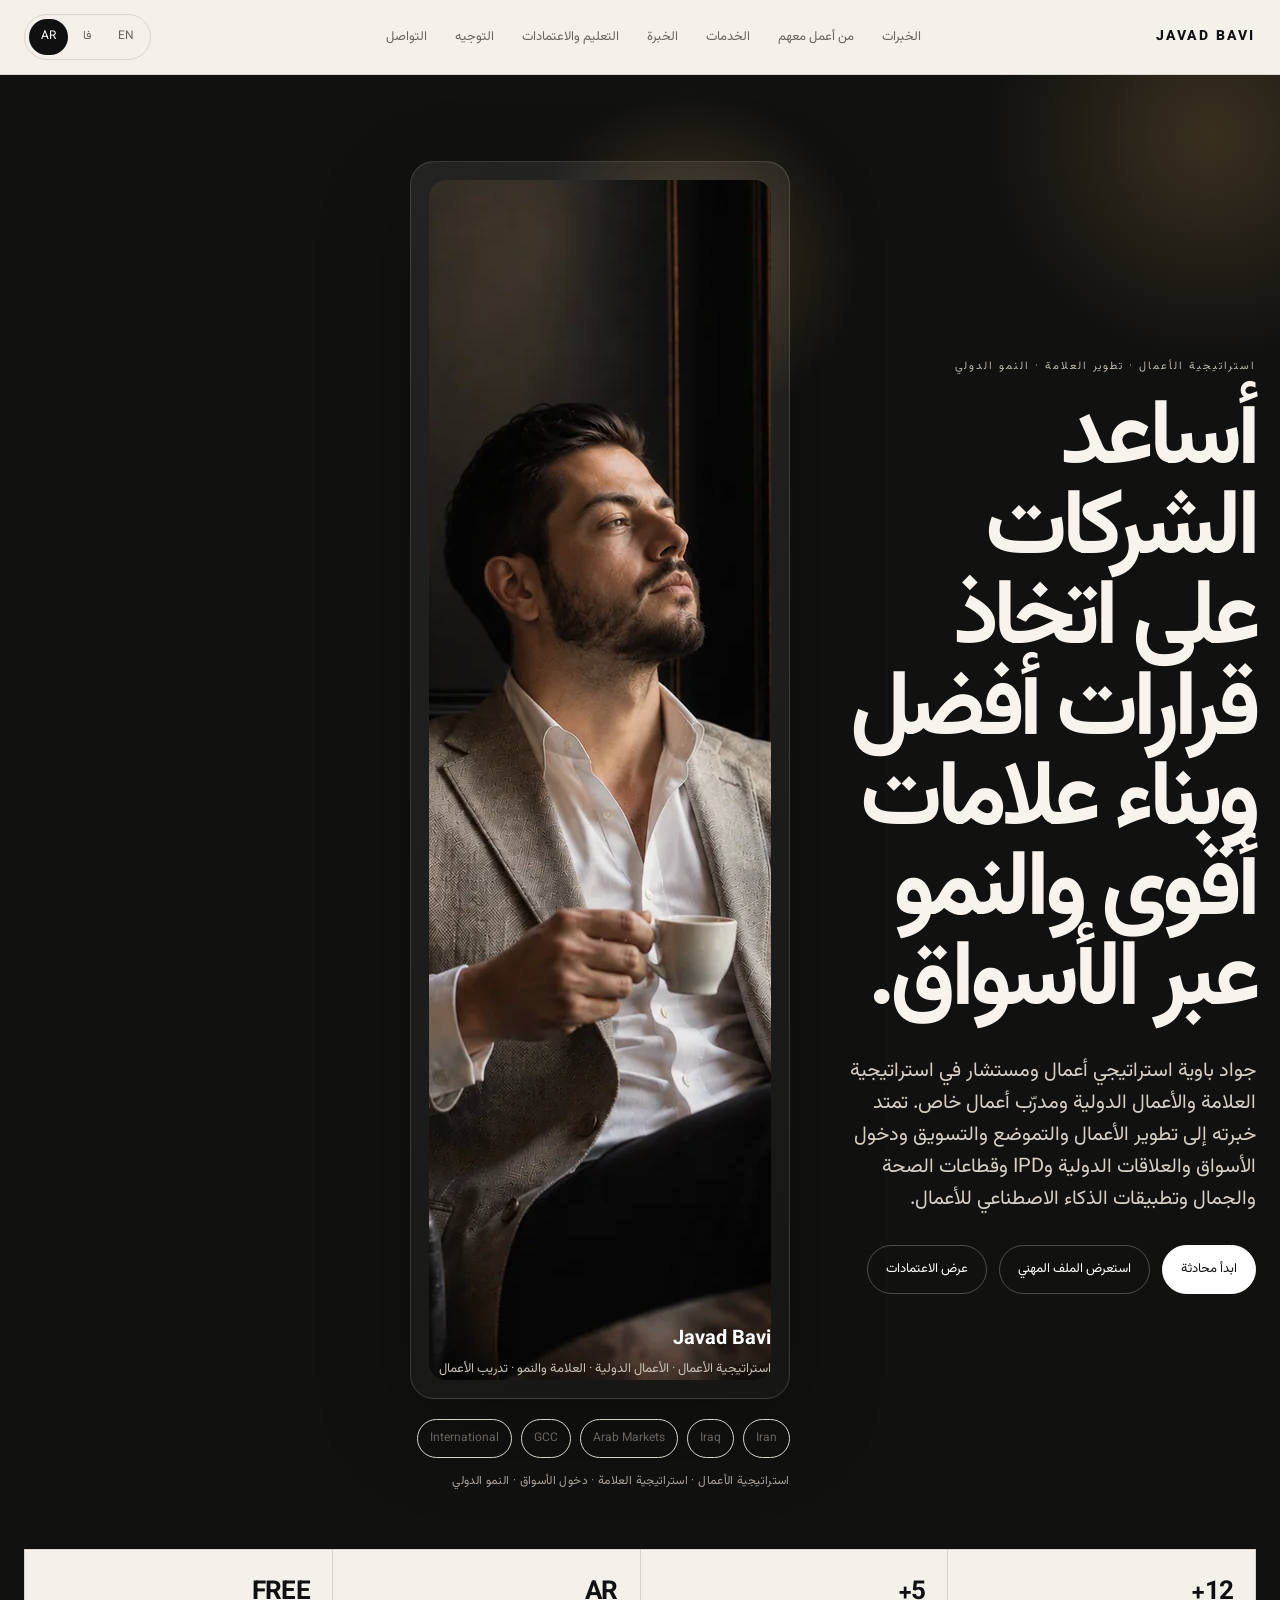
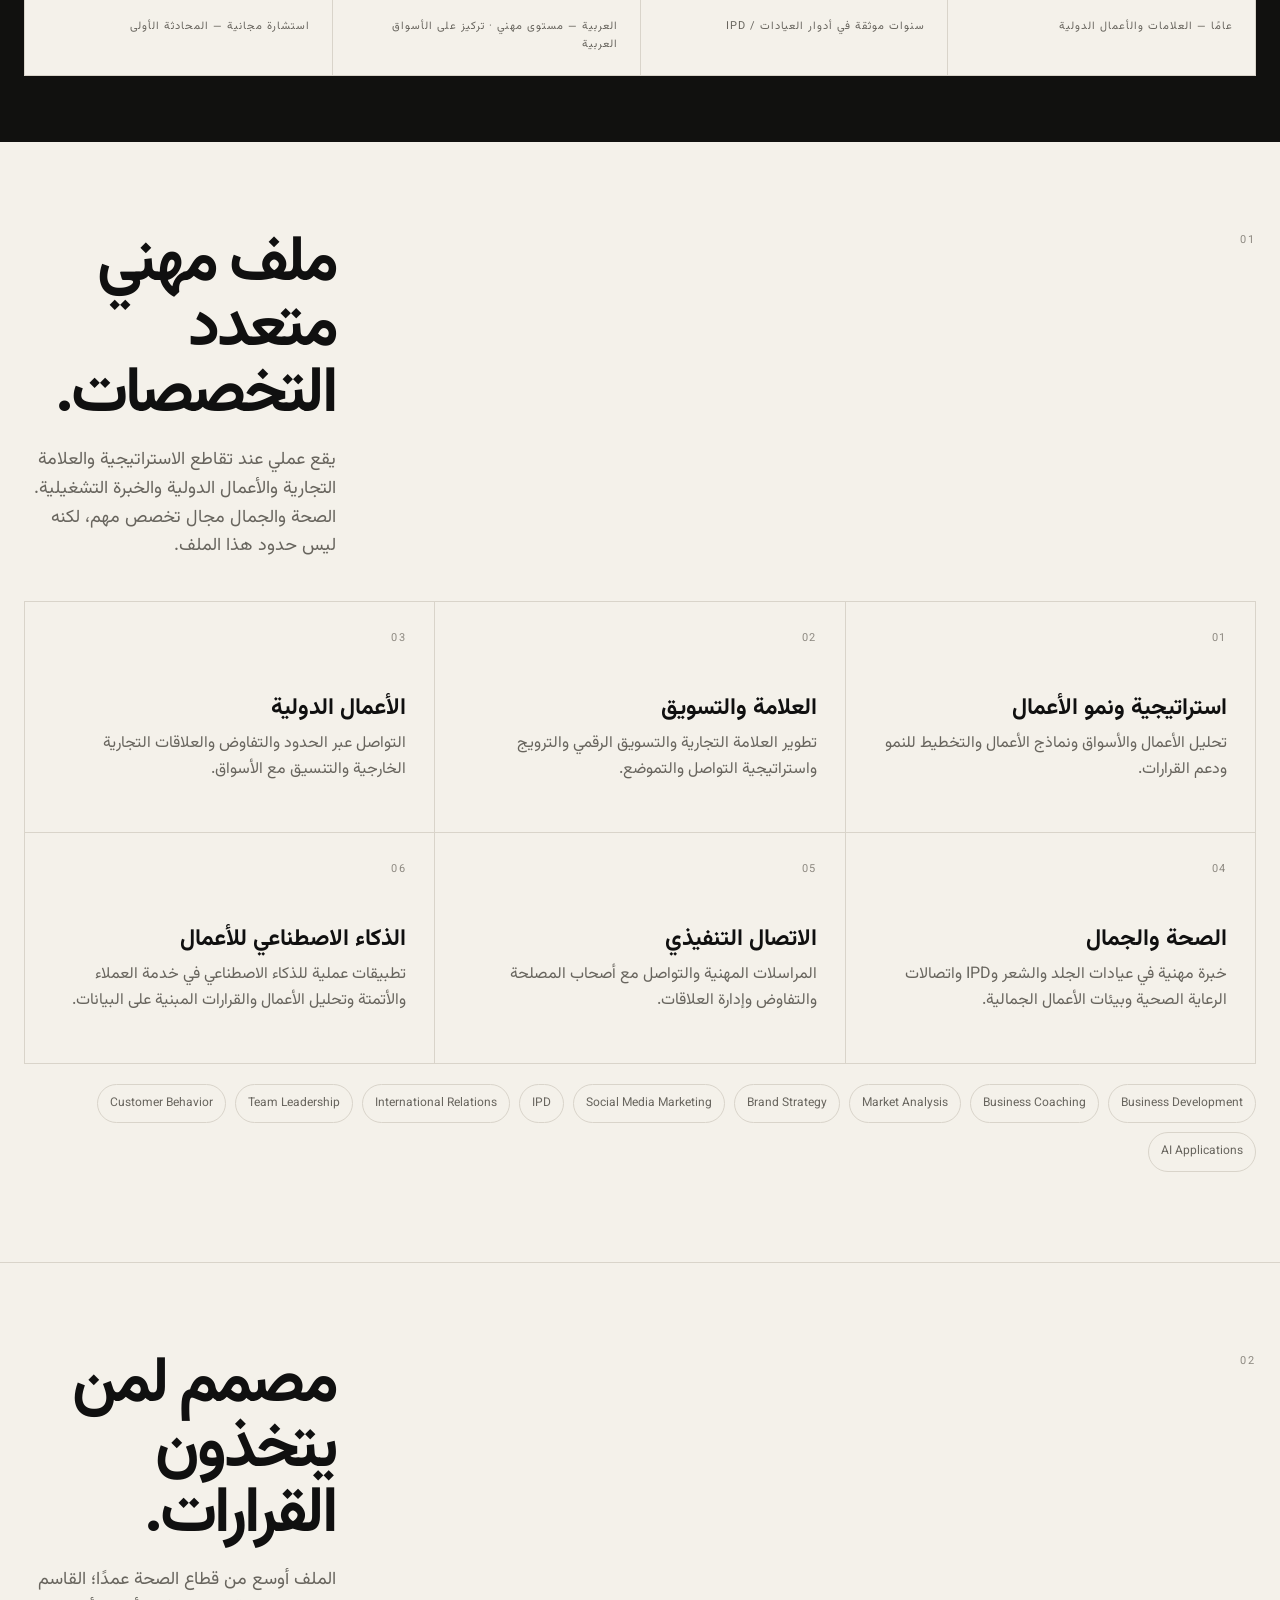
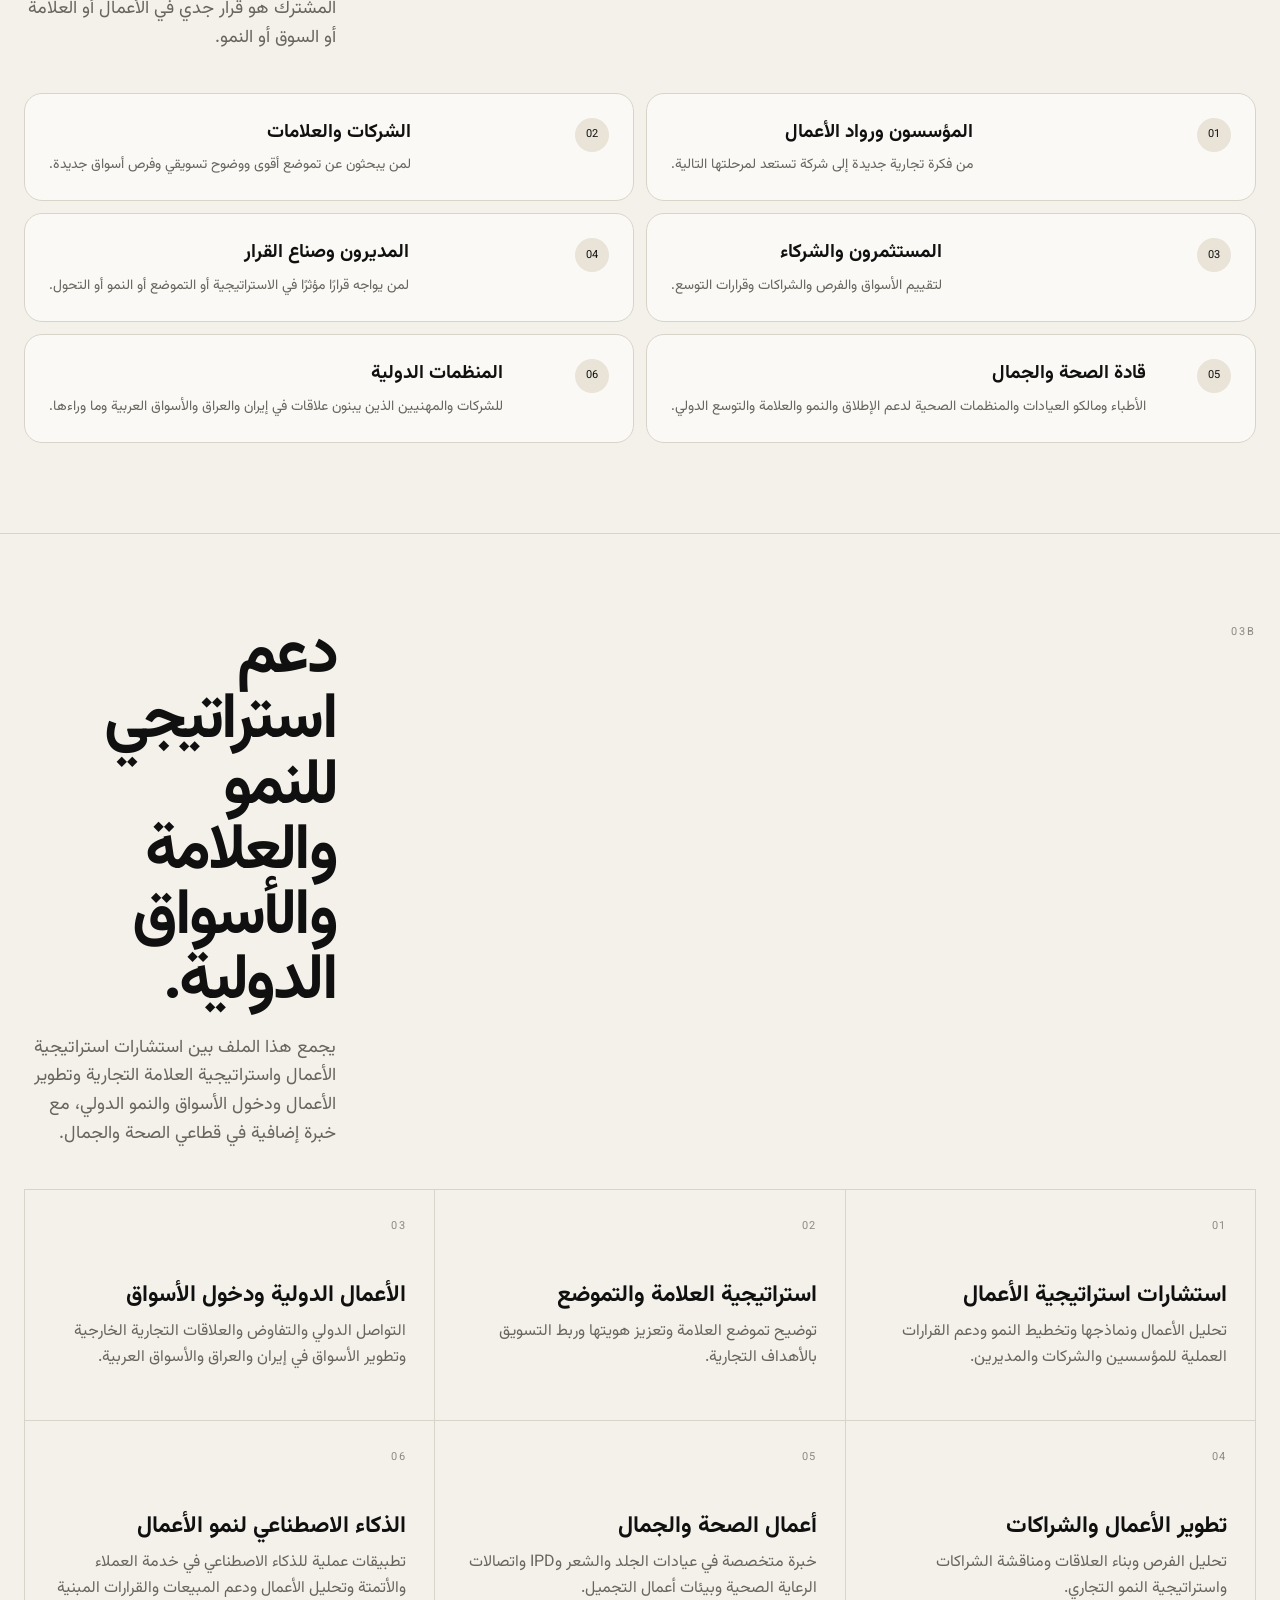
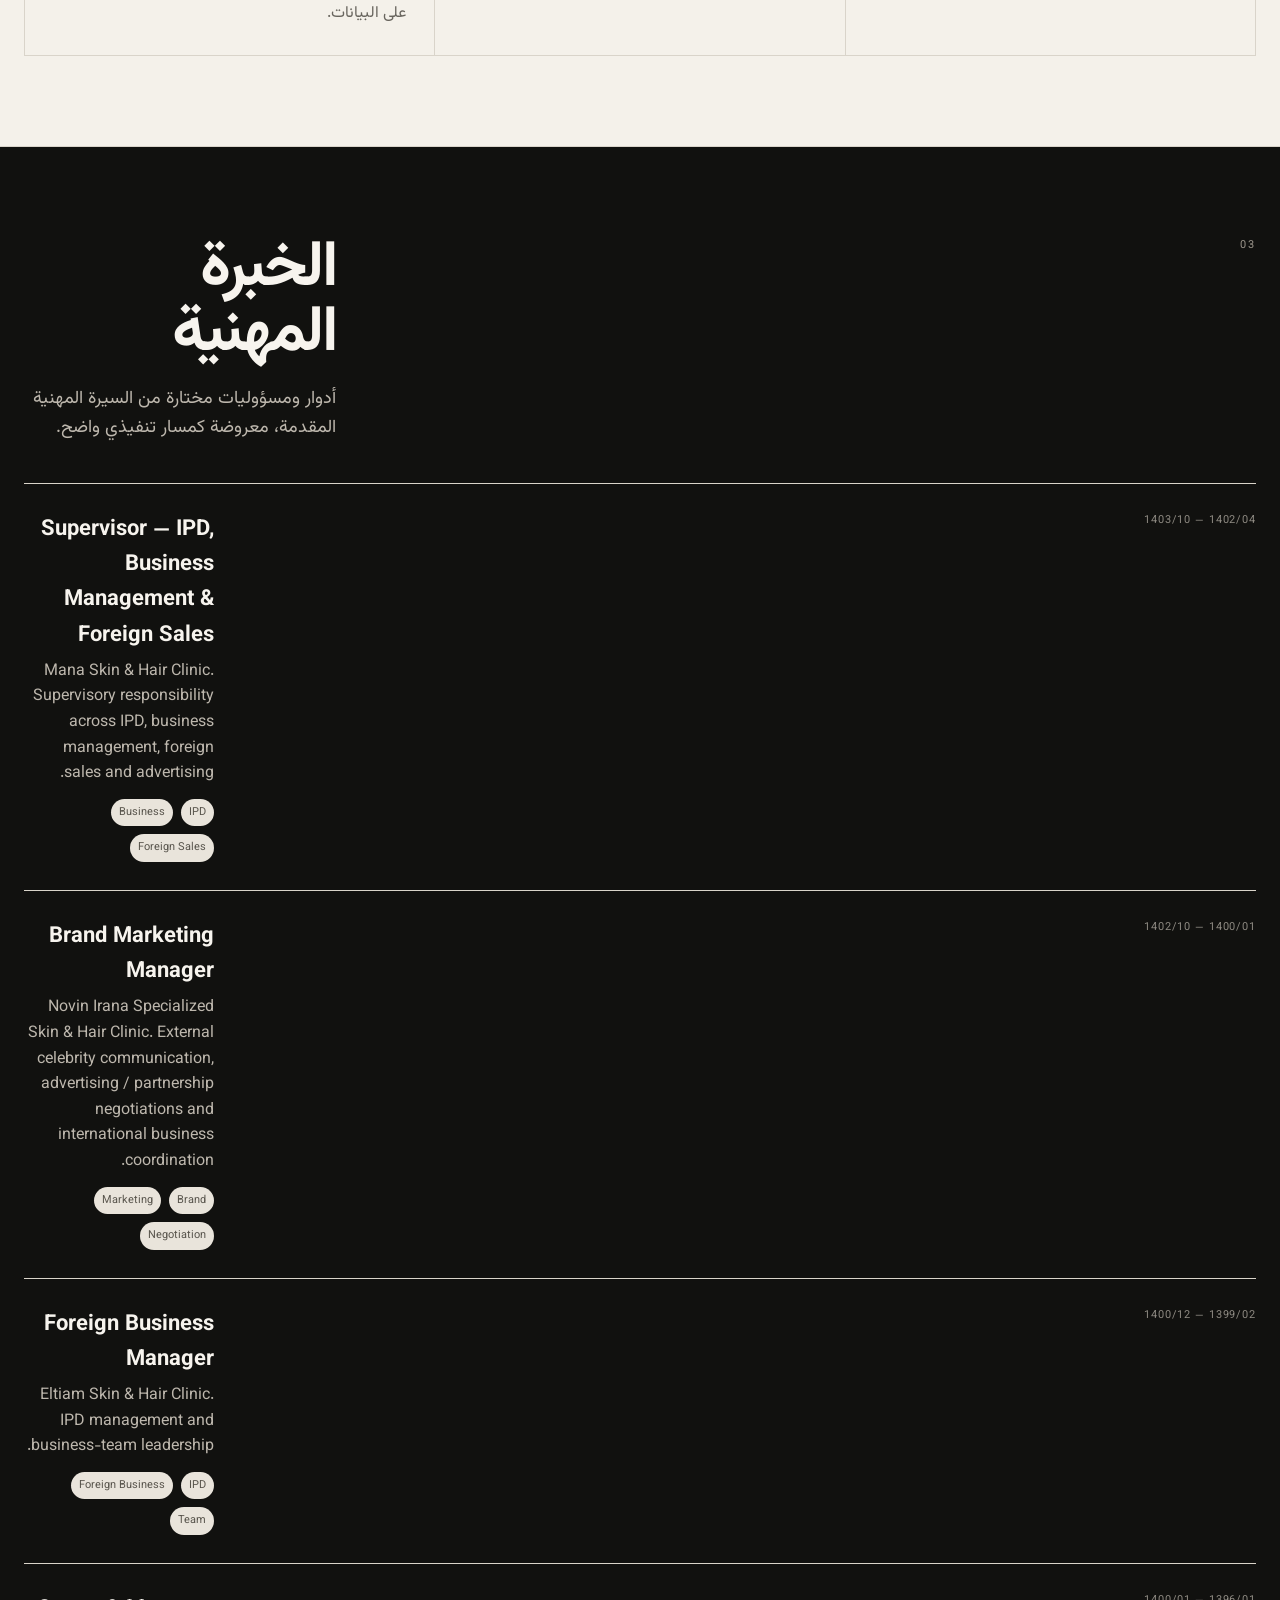
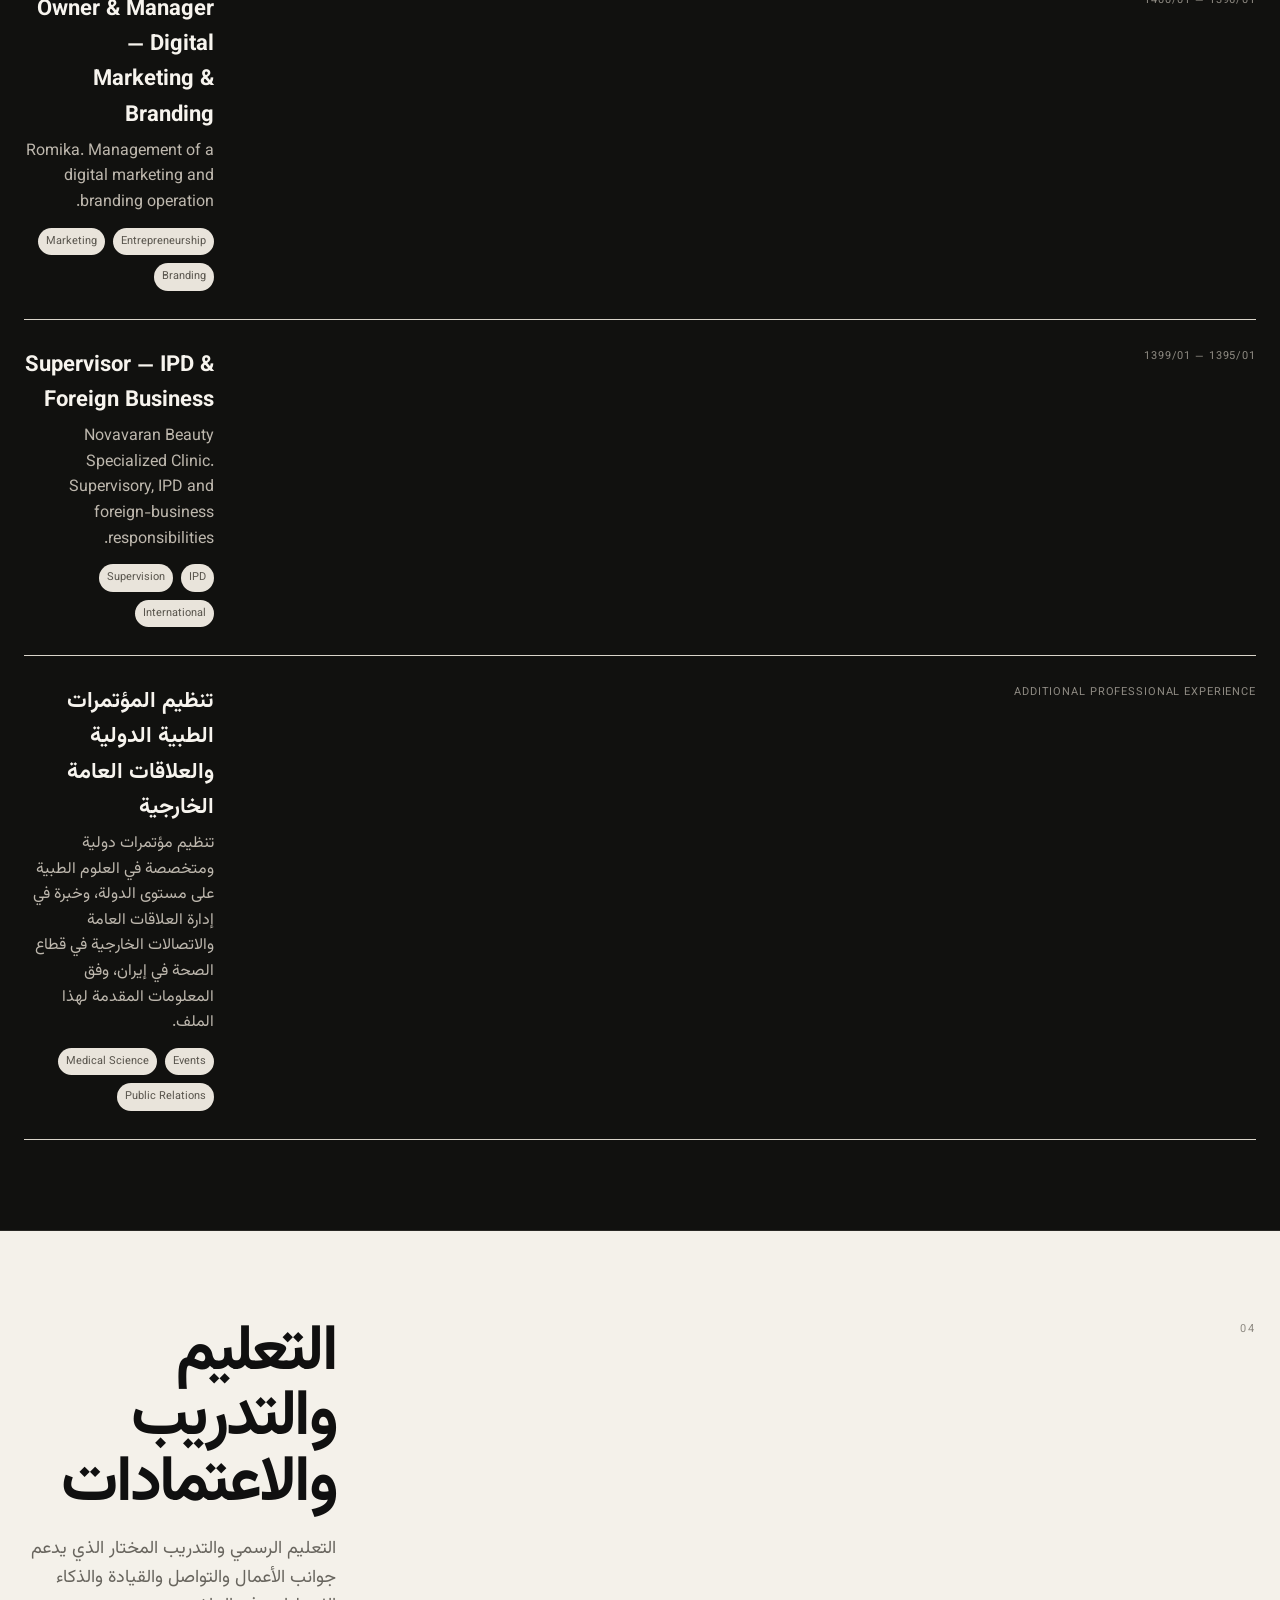
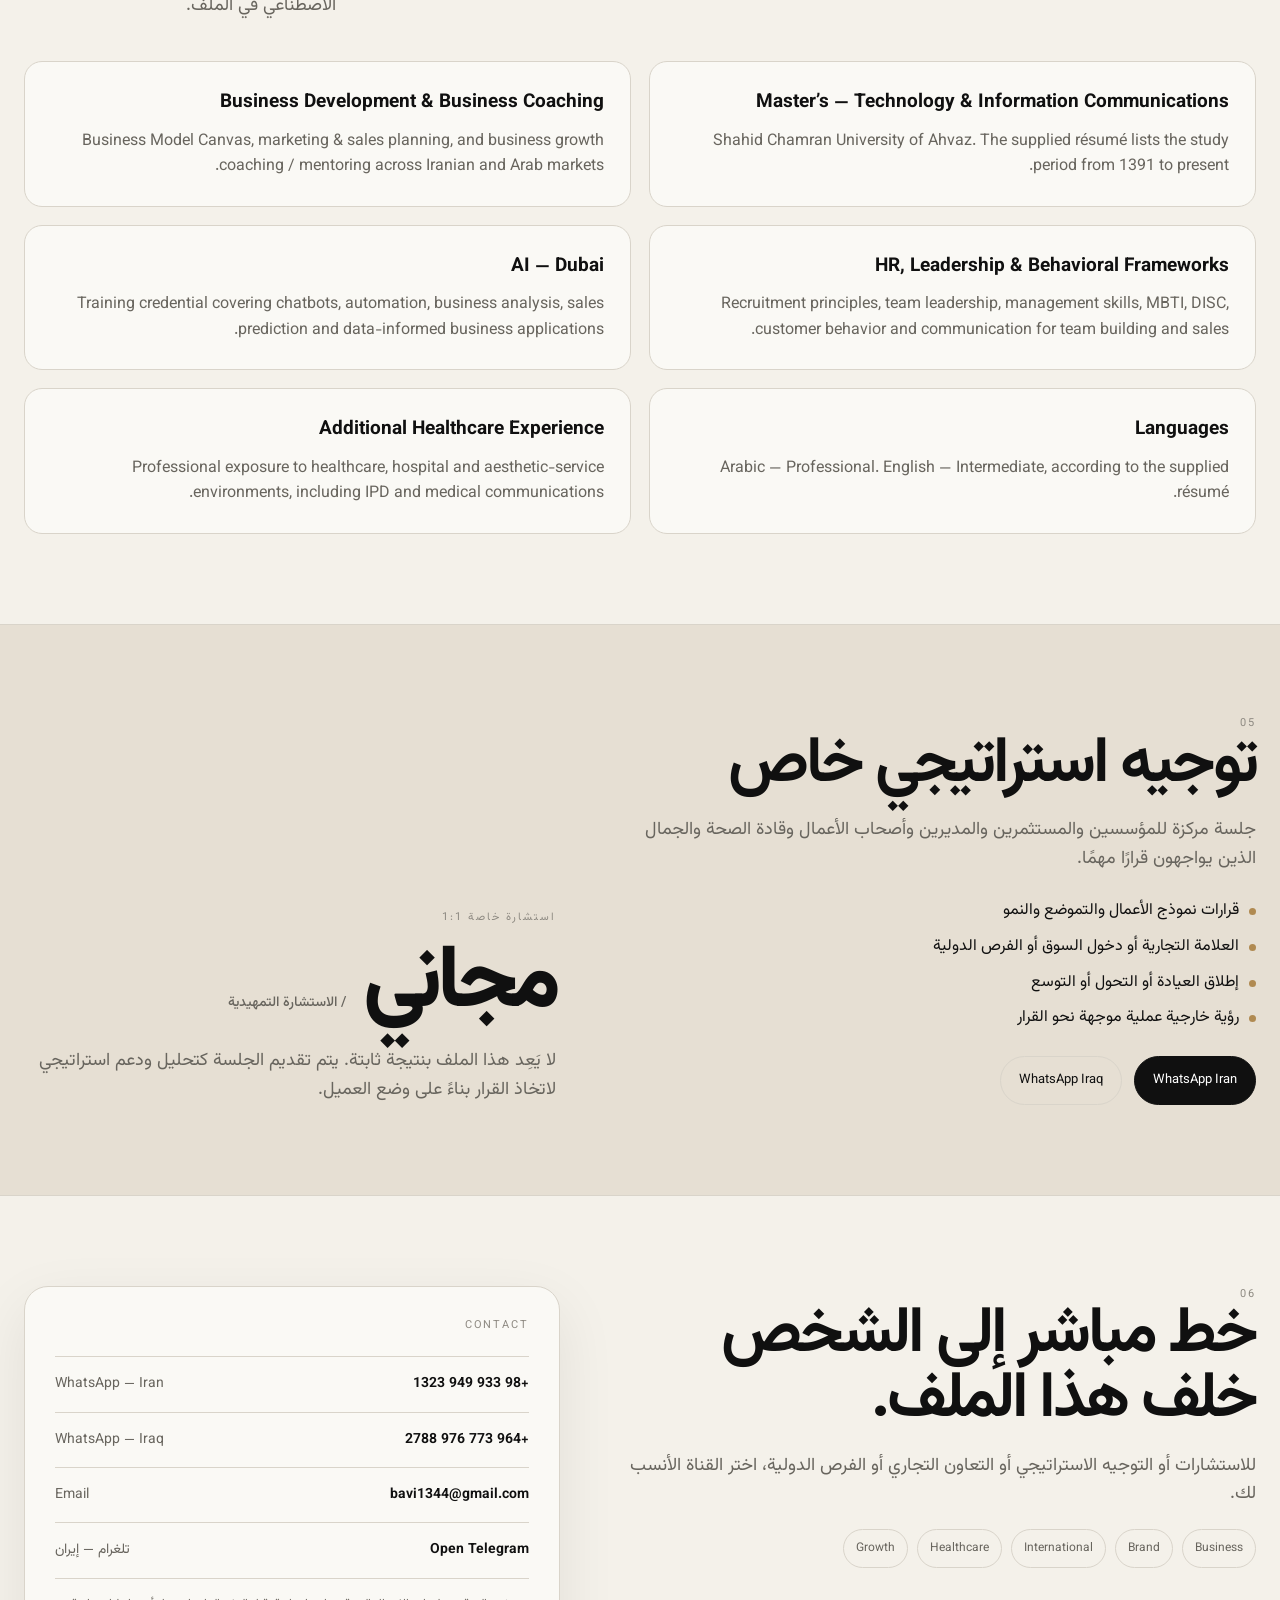
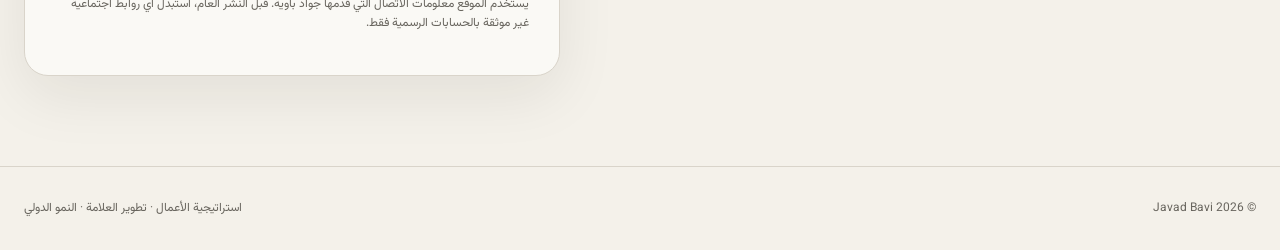
<file: ar/index.html>
<!DOCTYPE html>

<html dir="rtl" lang="ar">
<head><link href="../favicon.svg" rel="icon" type="image/svg+xml"/>
<meta charset="utf-8"/>
<meta content="width=device-width, initial-scale=1" name="viewport"/>
<meta content="#101010" name="theme-color"/>
<meta content="light" name="color-scheme"/>
<meta content="جواد باوية استراتيجي أعمال ومستشار في استراتيجية العلامة والأعمال الدولية ومدرّب أعمال خاص، يساعد المؤسسين والشركات والمستثمرين والمديرين في نمو الأعمال واستراتيجية العلامة ودخول أسواق إيران والعراق والأسواق العربية." name="description"/>
<meta content="Javad Bavi" name="author"/>
<meta content="strict-origin-when-cross-origin" name="referrer"/>
<meta content="#101010" name="theme-color"/>
<meta content="index,follow,max-image-preview:large" name="robots"/>
<meta content="profile" property="og:type"/>
<meta content="جواد باوية | استراتيجي أعمال ومستشار العلامات التجارية والنمو الدولي" property="og:title"/>
<meta content="جواد باوية استراتيجي أعمال ومستشار في استراتيجية العلامة والأعمال الدولية ومدرّب أعمال خاص، يساعد المؤسسين والشركات والمستثمرين والمديرين في نمو الأعمال واستراتيجية العلامة ودخول أسواق إيران والعراق والأسواق العربية." property="og:description"/>
<meta content="Javad Bavi" property="og:site_name"/>
<meta content="https://javadbavi.com/assets/images/javad-bavi-executive.webp" property="og:image"/>
<meta content="Javad Bavi — Business Strategist and International Business Consultant" property="og:image:alt"/>
<meta content="ar_AR" property="og:locale"/>
<meta content="fa_IR" property="og:locale:alternate"/>
<meta content="ar_AR" property="og:locale:alternate"/>
<meta content="summary" name="twitter:card"/>
<meta content="جواد باوية | استراتيجي أعمال ومستشار العلامات التجارية والنمو الدولي" name="twitter:title"/>
<meta content="جواد باوية استراتيجي أعمال ومستشار في استراتيجية العلامة والأعمال الدولية ومدرّب أعمال خاص، يساعد المؤسسين والشركات والمستثمرين والمديرين في نمو الأعمال واستراتيجية العلامة ودخول أسواق إيران والعراق والأسواق العربية." name="twitter:description"/>
<meta content="https://javadbavi.com/assets/images/javad-bavi-executive.webp" name="twitter:image"/>
<meta content="Javad Bavi — Business Strategist and International Business Consultant" name="twitter:image:alt"/>
<link href="https://javadbavi.com/ar/" rel="canonical"/>
<link href="https://javadbavi.com/" hreflang="en" rel="alternate"/>
<link href="https://javadbavi.com/fa/" hreflang="fa" rel="alternate"/>
<link href="https://javadbavi.com/ar/" hreflang="ar" rel="alternate"/>
<link href="https://javadbavi.com/" hreflang="x-default" rel="alternate"/>
<link as="image" href="../assets/images/javad-bavi-executive.webp" rel="preload" type="image/webp"/>
<title>جواد باوية | استراتيجي أعمال ومستشار العلامات التجارية والنمو الدولي</title>
<script id="structured-data" type="application/ld+json">{"@context": "https://schema.org", "@graph": [{"@type": "ProfilePage", "@id": "#profile", "mainEntity": {"@id": "#person"}, "name": "Javad Bavi — Professional Profile", "description": "جواد باوية استراتيجي أعمال ومستشار في استراتيجية العلامة والأعمال الدولية ومدرّب أعمال خاص، يساعد المؤسسين والشركات والمستثمرين والمديرين في نمو الأعمال واستراتيجية العلامة ودخول أسواق إيران والعراق والأسواق العربية.", "primaryImageOfPage": {"@type": "ImageObject", "contentUrl": "https://javadbavi.com/assets/images/javad-bavi-executive.webp"}}, {"@type": "Person", "@id": "#person", "name": "Javad Bavi", "jobTitle": "استراتيجي أعمال ومستشار أعمال دولي", "description": "جواد باوية استراتيجي أعمال ومستشار في استراتيجية العلامة والأعمال الدولية ومدرّب أعمال خاص، يساعد المؤسسين والشركات والمستثمرين والمديرين في نمو الأعمال واستراتيجية العلامة ودخول أسواق إيران والعراق والأسواق العربية.", "image": "https://javadbavi.com/assets/images/javad-bavi-executive.webp", "email": "mailto:bavi1344@gmail.com", "telephone": ["+989339491323", "+9647739762788"], "knowsLanguage": ["Arabic", "English", "Persian"], "knowsAbout": ["Business Strategy", "Business Consulting", "Business Coaching", "Brand Strategy", "Brand Development", "International Business", "Market Entry", "International Expansion", "Business Development", "Digital Marketing", "Healthcare Business", "Aesthetic Business", "IPD", "AI for Business"], "sameAs": ["https://t.me/+989339491323"]}]}</script>
<link href="../site.webmanifest" rel="manifest"/>
<link href="https://fonts.googleapis.com" rel="preconnect"/><link crossorigin="" href="https://fonts.gstatic.com" rel="preconnect"/><link href="https://fonts.googleapis.com/css2?family=Vazirmatn:wght@400;500;600;700;800&amp;display=swap" rel="stylesheet"/><link href="../assets/css/style.css" rel="stylesheet"/></head>
<body class="rtl">
<a class="skip" href="#main">Skip to content</a>
<header class="topbar" id="topbar">
<div class="wrap nav">
<a aria-label="Javad Bavi — Home" class="brand" href="#top">JAVAD BAVI</a>
<nav aria-label="Primary navigation" class="nav-links" id="primaryNav">
<a data-key="nav.expertise" href="#expertise">الخبرات</a>
<a data-key="nav.audiences" href="#audiences">من أعمل معهم</a>
<a data-key="nav.services" href="#services">الخدمات</a>
<a data-key="nav.experience" href="#experience">الخبرة</a>
<a data-key="nav.credentials" href="#credentials">التعليم والاعتمادات</a>
<a data-key="nav.coaching" href="#coaching">التوجيه</a>
<a data-key="nav.contact" href="#contact">التواصل</a>
</nav>
<div class="nav-actions">
<button aria-controls="primaryNav" aria-expanded="false" class="menu-btn" data-label-menu="" id="menuBtn" type="button">Menu</button>
<div aria-label="Change language" class="lang-switch" role="group">
<a href="/" hreflang="en" lang="en">EN</a>
<a href="/fa/" hreflang="fa" lang="fa">فا</a>
<a aria-current="page" class="active" href="/ar/" hreflang="ar" lang="ar">AR</a>
</div>
</div>
</div>
</header>
<main id="main">
<section class="hero" id="top">
<div class="wrap">
<div class="hero-grid">
<div class="reveal">
<div class="eyebrow" data-key="hero.eyebrow">استراتيجية الأعمال · تطوير العلامة · النمو الدولي</div>
<h1 data-key="hero.title">أساعد الشركات على اتخاذ قرارات أفضل وبناء علامات أقوى والنمو عبر الأسواق.</h1>
<p class="hero-lead" data-key="hero.lead">جواد باوية استراتيجي أعمال ومستشار في استراتيجية العلامة والأعمال الدولية ومدرّب أعمال خاص. تمتد خبرته إلى تطوير الأعمال والتموضع والتسويق ودخول الأسواق والعلاقات الدولية وIPD وقطاعات الصحة والجمال وتطبيقات الذكاء الاصطناعي للأعمال.</p>
<div class="hero-actions">
<a class="btn btn-dark" data-key="hero.primary" href="#contact">ابدأ محادثة</a>
<a class="btn btn-ghost" data-key="hero.secondary" href="#experience">استعرض الملف المهني</a>
<a class="btn btn-ghost" data-key="hero.cv" href="#credentials">عرض الاعتمادات</a>
</div>
</div>
<aside aria-label="Professional profile" class="hero-visual reveal" data-tilt="">
<div aria-hidden="true" class="visual-glow"></div>
<div class="visual-frame">
<img alt="Javad Bavi — business strategist and international business consultant" class="profile-photo" decoding="async" fetchpriority="high" height="1200" loading="eager" src="../assets/images/javad-bavi-executive.webp" width="960"/>
<div class="visual-caption">
<strong>Javad Bavi</strong>
<span data-key="profile.role">استراتيجية الأعمال · الأعمال الدولية · العلامة والنمو · تدريب الأعمال</span>
</div>
</div>
<div class="visual-meta">
<div class="pill-row">
<span class="pill">Iran</span><span class="pill">Iraq</span><span class="pill">Arab Markets</span><span class="pill">GCC</span><span class="pill">International</span>
</div>
<div class="seo-focus" data-key="profile.focus">استراتيجية الأعمال · استراتيجية العلامة · دخول الأسواق · النمو الدولي</div>
</div>
</aside>
</div>
<div aria-label="Professional highlights" class="stat-row reveal">
<div class="stat"><b>12+</b><span data-key="stat.years">عامًا — العلامات والأعمال الدولية</span></div>
<div class="stat"><b>5+</b><span data-key="stat.clinic">سنوات موثقة في أدوار العيادات / IPD</span></div>
<div class="stat"><b>AR</b><span data-key="stat.arabic">العربية — مستوى مهني · تركيز على الأسواق العربية</span></div>
<div class="stat"><b>FREE</b><span data-key="stat.coaching">استشارة مجانية — المحادثة الأولى</span></div>
</div>
</div>
</section>
<section class="section reveal" id="expertise">
<div class="wrap">
<div class="section-head"><div class="eyebrow">01</div><div><h2 data-key="expertise.title">ملف مهني متعدد التخصصات.</h2><p class="section-intro" data-key="expertise.intro">يقع عملي عند تقاطع الاستراتيجية والعلامة التجارية والأعمال الدولية والخبرة التشغيلية. الصحة والجمال مجال تخصص مهم، لكنه ليس حدود هذا الملف.</p></div></div>
<div class="feature-grid">
<article class="feature"><div class="num">01</div><h3 data-key="exp.1.h">استراتيجية ونمو الأعمال</h3><p data-key="exp.1.p">تحليل الأعمال والأسواق ونماذج الأعمال والتخطيط للنمو ودعم القرارات.</p></article>
<article class="feature"><div class="num">02</div><h3 data-key="exp.2.h">العلامة والتسويق</h3><p data-key="exp.2.p">تطوير العلامة التجارية والتسويق الرقمي والترويج واستراتيجية التواصل والتموضع.</p></article>
<article class="feature"><div class="num">03</div><h3 data-key="exp.3.h">الأعمال الدولية</h3><p data-key="exp.3.p">التواصل عبر الحدود والتفاوض والعلاقات التجارية الخارجية والتنسيق مع الأسواق.</p></article>
<article class="feature"><div class="num">04</div><h3 data-key="exp.4.h">الصحة والجمال</h3><p data-key="exp.4.p">خبرة مهنية في عيادات الجلد والشعر وIPD واتصالات الرعاية الصحية وبيئات الأعمال الجمالية.</p></article>
<article class="feature"><div class="num">05</div><h3 data-key="exp.5.h">الاتصال التنفيذي</h3><p data-key="exp.5.p">المراسلات المهنية والتواصل مع أصحاب المصلحة والتفاوض وإدارة العلاقات.</p></article>
<article class="feature"><div class="num">06</div><h3 data-key="exp.6.h">الذكاء الاصطناعي للأعمال</h3><p data-key="exp.6.p">تطبيقات عملية للذكاء الاصطناعي في خدمة العملاء والأتمتة وتحليل الأعمال والقرارات المبنية على البيانات.</p></article>
</div>
<div aria-label="Areas of expertise" class="pill-row">
<span class="pill">Business Development</span><span class="pill">Business Coaching</span><span class="pill">Market Analysis</span><span class="pill">Brand Strategy</span><span class="pill">Social Media Marketing</span><span class="pill">IPD</span><span class="pill">International Relations</span><span class="pill">Team Leadership</span><span class="pill">Customer Behavior</span><span class="pill">AI Applications</span>
</div>
</div>
</section>
<section class="section" id="audiences">
<div class="wrap">
<div class="section-head"><div class="eyebrow">02</div><div><h2 data-key="audiences.title">مصمم لمن يتخذون القرارات.</h2><p class="section-intro" data-key="audiences.intro">الملف أوسع من قطاع الصحة عمدًا؛ القاسم المشترك هو قرار جدي في الأعمال أو العلامة أو السوق أو النمو.</p></div></div>
<div class="audience-grid">
<article class="audience-card"><span>01</span><div><h3 data-key="aud.1.h">المؤسسون ورواد الأعمال</h3><p data-key="aud.1.p">من فكرة تجارية جديدة إلى شركة تستعد لمرحلتها التالية.</p></div></article>
<article class="audience-card"><span>02</span><div><h3 data-key="aud.2.h">الشركات والعلامات</h3><p data-key="aud.2.p">لمن يبحثون عن تموضع أقوى ووضوح تسويقي وفرص أسواق جديدة.</p></div></article>
<article class="audience-card"><span>03</span><div><h3 data-key="aud.3.h">المستثمرون والشركاء</h3><p data-key="aud.3.p">لتقييم الأسواق والفرص والشراكات وقرارات التوسع.</p></div></article>
<article class="audience-card"><span>04</span><div><h3 data-key="aud.4.h">المديرون وصناع القرار</h3><p data-key="aud.4.p">لمن يواجه قرارًا مؤثرًا في الاستراتيجية أو التموضع أو النمو أو التحول.</p></div></article>
<article class="audience-card"><span>05</span><div><h3 data-key="aud.5.h">قادة الصحة والجمال</h3><p data-key="aud.5.p">الأطباء ومالكو العيادات والمنظمات الصحية لدعم الإطلاق والنمو والعلامة والتوسع الدولي.</p></div></article>
<article class="audience-card"><span>06</span><div><h3 data-key="aud.6.h">المنظمات الدولية</h3><p data-key="aud.6.p">للشركات والمهنيين الذين يبنون علاقات في إيران والعراق والأسواق العربية وما وراءها.</p></div></article>
</div>
</div>
</section>
<section class="section" id="services">
<div class="wrap">
<div class="section-head"><div class="eyebrow">03B</div><div><h2 data-key="services.title">دعم استراتيجي للنمو والعلامة والأسواق الدولية.</h2><p class="section-intro" data-key="services.intro">يجمع هذا الملف بين استشارات استراتيجية الأعمال واستراتيجية العلامة التجارية وتطوير الأعمال ودخول الأسواق والنمو الدولي، مع خبرة إضافية في قطاعي الصحة والجمال.</p></div></div>
<div class="feature-grid">
<article class="feature"><div class="num">01</div><h3 data-key="service.1.h">استشارات استراتيجية الأعمال</h3><p data-key="service.1.p">تحليل الأعمال ونماذجها وتخطيط النمو ودعم القرارات العملية للمؤسسين والشركات والمديرين.</p></article>
<article class="feature"><div class="num">02</div><h3 data-key="service.2.h">استراتيجية العلامة والتموضع</h3><p data-key="service.2.p">توضيح تموضع العلامة وتعزيز هويتها وربط التسويق بالأهداف التجارية.</p></article>
<article class="feature"><div class="num">03</div><h3 data-key="service.3.h">الأعمال الدولية ودخول الأسواق</h3><p data-key="service.3.p">التواصل الدولي والتفاوض والعلاقات التجارية الخارجية وتطوير الأسواق في إيران والعراق والأسواق العربية.</p></article>
<article class="feature"><div class="num">04</div><h3 data-key="service.4.h">تطوير الأعمال والشراكات</h3><p data-key="service.4.p">تحليل الفرص وبناء العلاقات ومناقشة الشراكات واستراتيجية النمو التجاري.</p></article>
<article class="feature"><div class="num">05</div><h3 data-key="service.5.h">أعمال الصحة والجمال</h3><p data-key="service.5.p">خبرة متخصصة في عيادات الجلد والشعر وIPD واتصالات الرعاية الصحية وبيئات أعمال التجميل.</p></article>
<article class="feature"><div class="num">06</div><h3 data-key="service.6.h">الذكاء الاصطناعي لنمو الأعمال</h3><p data-key="service.6.p">تطبيقات عملية للذكاء الاصطناعي في خدمة العملاء والأتمتة وتحليل الأعمال ودعم المبيعات والقرارات المبنية على البيانات.</p></article>
</div>
</div>
</section>
<section class="section dark" id="experience">
<div class="wrap">
<div class="section-head"><div class="eyebrow">03</div><div><h2 data-key="experience.title">الخبرة المهنية</h2><p class="section-intro" data-key="experience.intro">أدوار ومسؤوليات مختارة من السيرة المهنية المقدمة، معروضة كمسار تنفيذي واضح.</p></div></div>
<div class="timeline">
<article class="job"><div class="job-date">1402/04 — 1403/10</div><div><h3>Supervisor — IPD, Business Management &amp; Foreign Sales</h3><p>Mana Skin &amp; Hair Clinic. Supervisory responsibility across IPD, business management, foreign sales and advertising.</p><div class="job-tags"><span>IPD</span><span>Business</span><span>Foreign Sales</span></div></div></article>
<article class="job"><div class="job-date">1400/01 — 1402/10</div><div><h3>Brand Marketing Manager</h3><p>Novin Irana Specialized Skin &amp; Hair Clinic. External celebrity communication, advertising / partnership negotiations and international business coordination.</p><div class="job-tags"><span>Brand</span><span>Marketing</span><span>Negotiation</span></div></div></article>
<article class="job"><div class="job-date">1399/02 — 1400/12</div><div><h3>Foreign Business Manager</h3><p>Eltiam Skin &amp; Hair Clinic. IPD management and business-team leadership.</p><div class="job-tags"><span>IPD</span><span>Foreign Business</span><span>Team</span></div></div></article>
<article class="job"><div class="job-date">1396/01 — 1400/01</div><div><h3>Owner &amp; Manager — Digital Marketing &amp; Branding</h3><p>Romika. Management of a digital marketing and branding operation.</p><div class="job-tags"><span>Entrepreneurship</span><span>Marketing</span><span>Branding</span></div></div></article>
<article class="job"><div class="job-date">1395/01 — 1399/01</div><div><h3>Supervisor — IPD &amp; Foreign Business</h3><p>Novavaran Beauty Specialized Clinic. Supervisory, IPD and foreign-business responsibilities.</p><div class="job-tags"><span>IPD</span><span>Supervision</span><span>International</span></div></div></article>
<article class="job"><div class="job-date">Additional professional experience</div><div><h3 data-key="experience.events.h">تنظيم المؤتمرات الطبية الدولية والعلاقات العامة الخارجية</h3><p data-key="experience.events.p">تنظيم مؤتمرات دولية ومتخصصة في العلوم الطبية على مستوى الدولة، وخبرة في إدارة العلاقات العامة والاتصالات الخارجية في قطاع الصحة في إيران، وفق المعلومات المقدمة لهذا الملف.</p><div class="job-tags"><span>Events</span><span>Medical Science</span><span>Public Relations</span></div></div></article>
</div>
</div>
</section>
<section class="section" id="credentials">
<div class="wrap">
<div class="section-head"><div class="eyebrow">04</div><div><h2 data-key="credentials.title">التعليم والتدريب والاعتمادات</h2><p class="section-intro" data-key="credentials.intro">التعليم الرسمي والتدريب المختار الذي يدعم جوانب الأعمال والتواصل والقيادة والذكاء الاصطناعي في الملف.</p></div></div>
<div class="proof-grid">
<article class="proof"><h3>Master’s — Technology &amp; Information Communications</h3><p>Shahid Chamran University of Ahvaz. The supplied résumé lists the study period from 1391 to present.</p></article>
<article class="proof"><h3>Business Development &amp; Business Coaching</h3><p>Business Model Canvas, marketing &amp; sales planning, and business growth coaching / mentoring across Iranian and Arab markets.</p></article>
<article class="proof"><h3>HR, Leadership &amp; Behavioral Frameworks</h3><p>Recruitment principles, team leadership, management skills, MBTI, DISC, customer behavior and communication for team building and sales.</p></article>
<article class="proof"><h3>AI — Dubai</h3><p>Training credential covering chatbots, automation, business analysis, sales prediction and data-informed business applications.</p></article>
<article class="proof"><h3>Languages</h3><p>Arabic — Professional. English — Intermediate, according to the supplied résumé.</p></article>
<article class="proof"><h3>Additional Healthcare Experience</h3><p>Professional exposure to healthcare, hospital and aesthetic-service environments, including IPD and medical communications.</p></article>
</div>
</div>
</section>
<section class="section coaching" id="coaching">
<div class="wrap coaching-grid">
<div>
<div class="eyebrow">05</div>
<h2 data-key="coaching.title">توجيه استراتيجي خاص</h2>
<p class="section-intro" data-key="coaching.intro">جلسة مركزة للمؤسسين والمستثمرين والمديرين وأصحاب الأعمال وقادة الصحة والجمال الذين يواجهون قرارًا مهمًا.</p>
<div class="coaching-list">
<div><span class="dot"></span><span data-key="coach.item1">قرارات نموذج الأعمال والتموضع والنمو</span></div>
<div><span class="dot"></span><span data-key="coach.item2">العلامة التجارية أو دخول السوق أو الفرص الدولية</span></div>
<div><span class="dot"></span><span data-key="coach.item3">إطلاق العيادة أو التحول أو التوسع</span></div>
<div><span class="dot"></span><span data-key="coach.item4">رؤية خارجية عملية موجهة نحو القرار</span></div>
</div>
<div class="hero-actions"><a class="btn btn-light" href="https://wa.me/989339491323" rel="noopener" target="_blank">WhatsApp Iran</a><a class="btn btn-outline" href="https://wa.me/9647739762788" rel="noopener" target="_blank">WhatsApp Iraq</a></div>
</div>
<div><div class="eyebrow" data-key="coaching.private">استشارة خاصة 1:1</div><div class="price"><span data-key="coaching.price">مجاني</span> <small data-key="coaching.priceSub">/ الاستشارة التمهيدية</small></div><p class="section-intro" data-key="coaching.note">لا يَعِد هذا الملف بنتيجة ثابتة. يتم تقديم الجلسة كتحليل ودعم استراتيجي لاتخاذ القرار بناءً على وضع العميل.</p></div>
</div>
</section>
<section class="section" id="contact">
<div class="wrap contact-grid">
<div>
<div class="eyebrow">06</div>
<h2 data-key="contact.title">خط مباشر إلى الشخص خلف هذا الملف.</h2>
<p class="section-intro" data-key="contact.intro">للاستشارات أو التوجيه الاستراتيجي أو التعاون التجاري أو الفرص الدولية، اختر القناة الأنسب لك.</p>
<div class="pill-row"><span class="pill">Business</span><span class="pill">Brand</span><span class="pill">International</span><span class="pill">Healthcare</span><span class="pill">Growth</span></div>
</div>
<div class="contact-panel">
<div class="eyebrow">Contact</div>
<div class="contact-list">
<a class="contact-row" href="https://wa.me/989339491323" rel="noopener" target="_blank"><span>WhatsApp — Iran</span><strong>+98 933 949 1323</strong></a>
<a class="contact-row" href="https://wa.me/9647739762788" rel="noopener" target="_blank"><span>WhatsApp — Iraq</span><strong>+964 773 976 2788</strong></a>
<a class="contact-row" href="mailto:bavi1344@gmail.com"><span>Email</span><strong>bavi1344@gmail.com</strong></a>
<a class="contact-row" href="https://t.me/+989339491323" rel="noopener" target="_blank"><span data-key="contact.telegramIran">تلغرام — إيران</span><strong>Open Telegram</strong></a>
</div>
<p class="contact-note" data-key="contact.note">يستخدم الموقع معلومات الاتصال التي قدمها جواد باوية. قبل النشر العام، استبدل أي روابط اجتماعية غير موثقة بالحسابات الرسمية فقط.</p>
</div>
</div>
</section>
</main>
<footer class="wrap">
<span>© <span id="year"></span> Javad Bavi</span>
<span data-key="footer">استراتيجية الأعمال · تطوير العلامة · النمو الدولي</span>
</footer>
<noscript><div style="padding:16px;font:14px/1.6 system-ui;background:#111;color:#fff">Javad Bavi — Business Strategist, Brand &amp; International Business Consultant.</div></noscript>
<script defer="" src="../assets/js/script.js"></script></body>
</html>
</file>
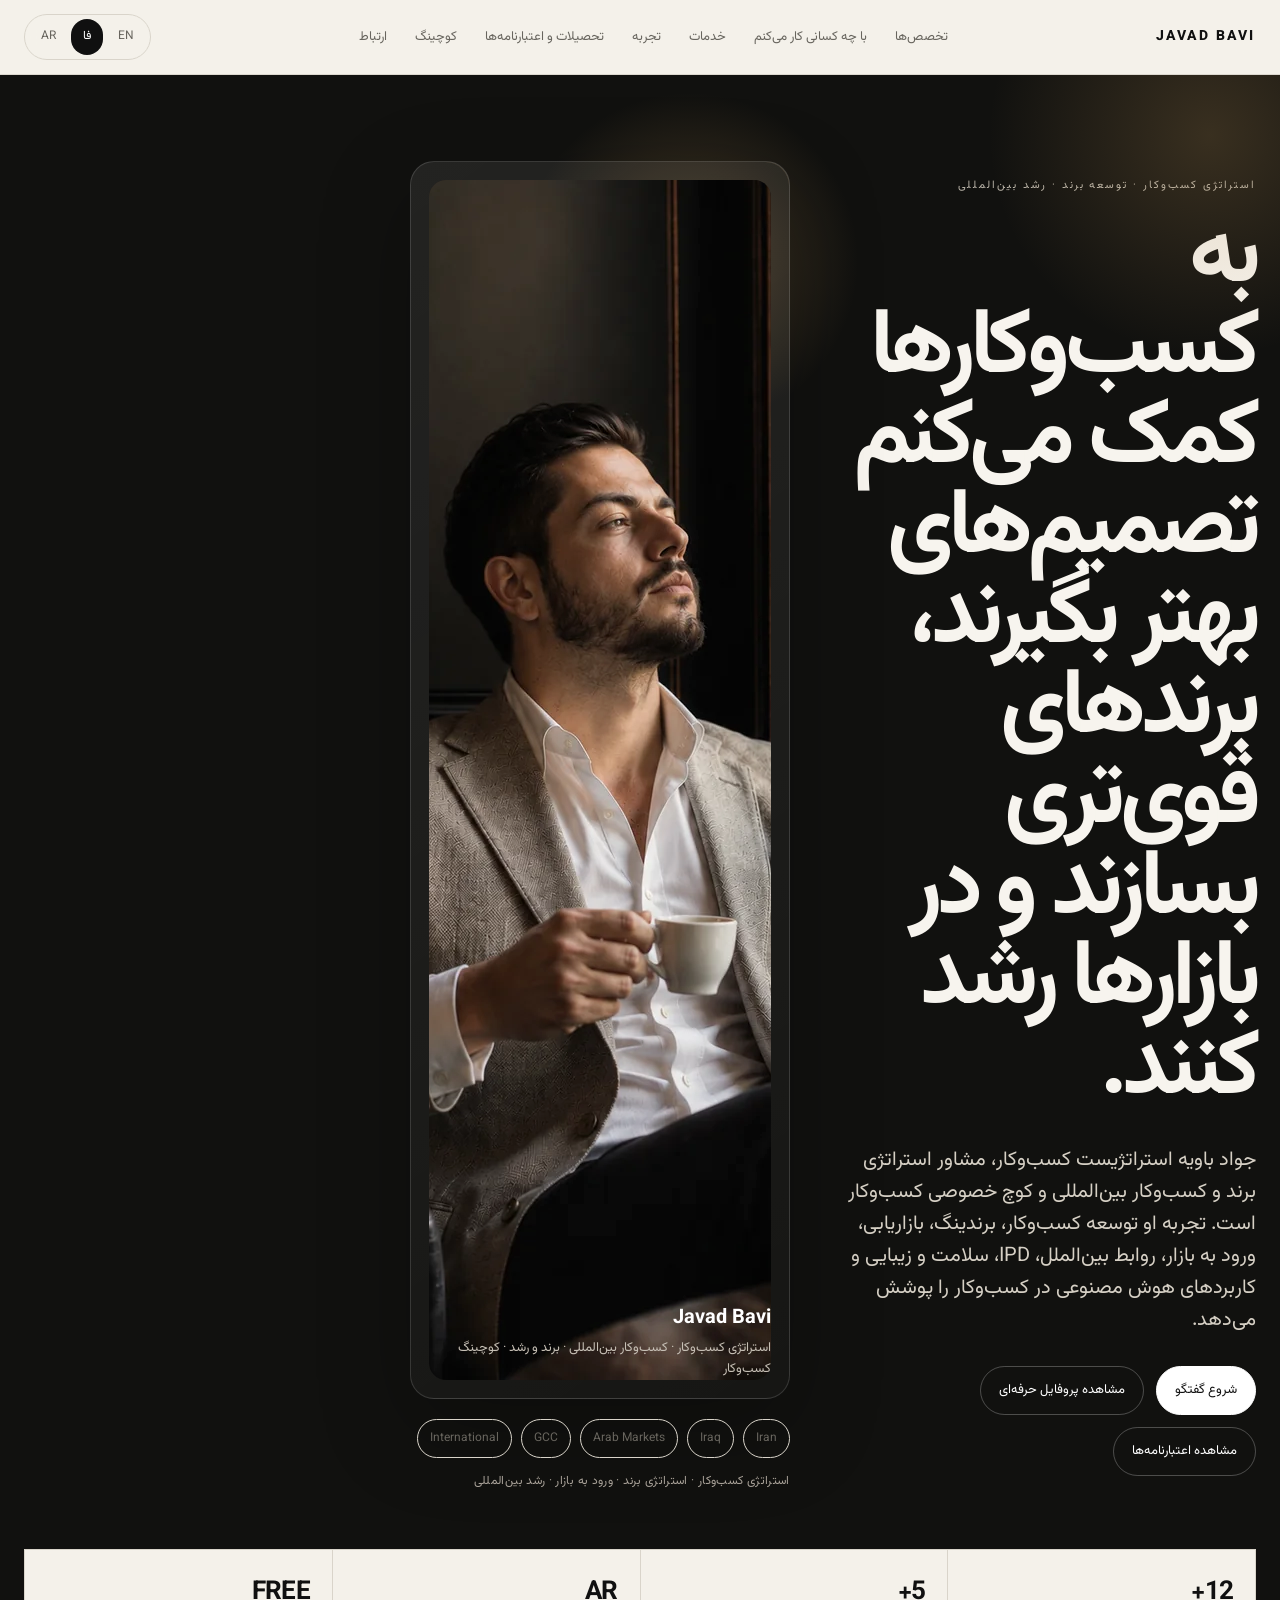
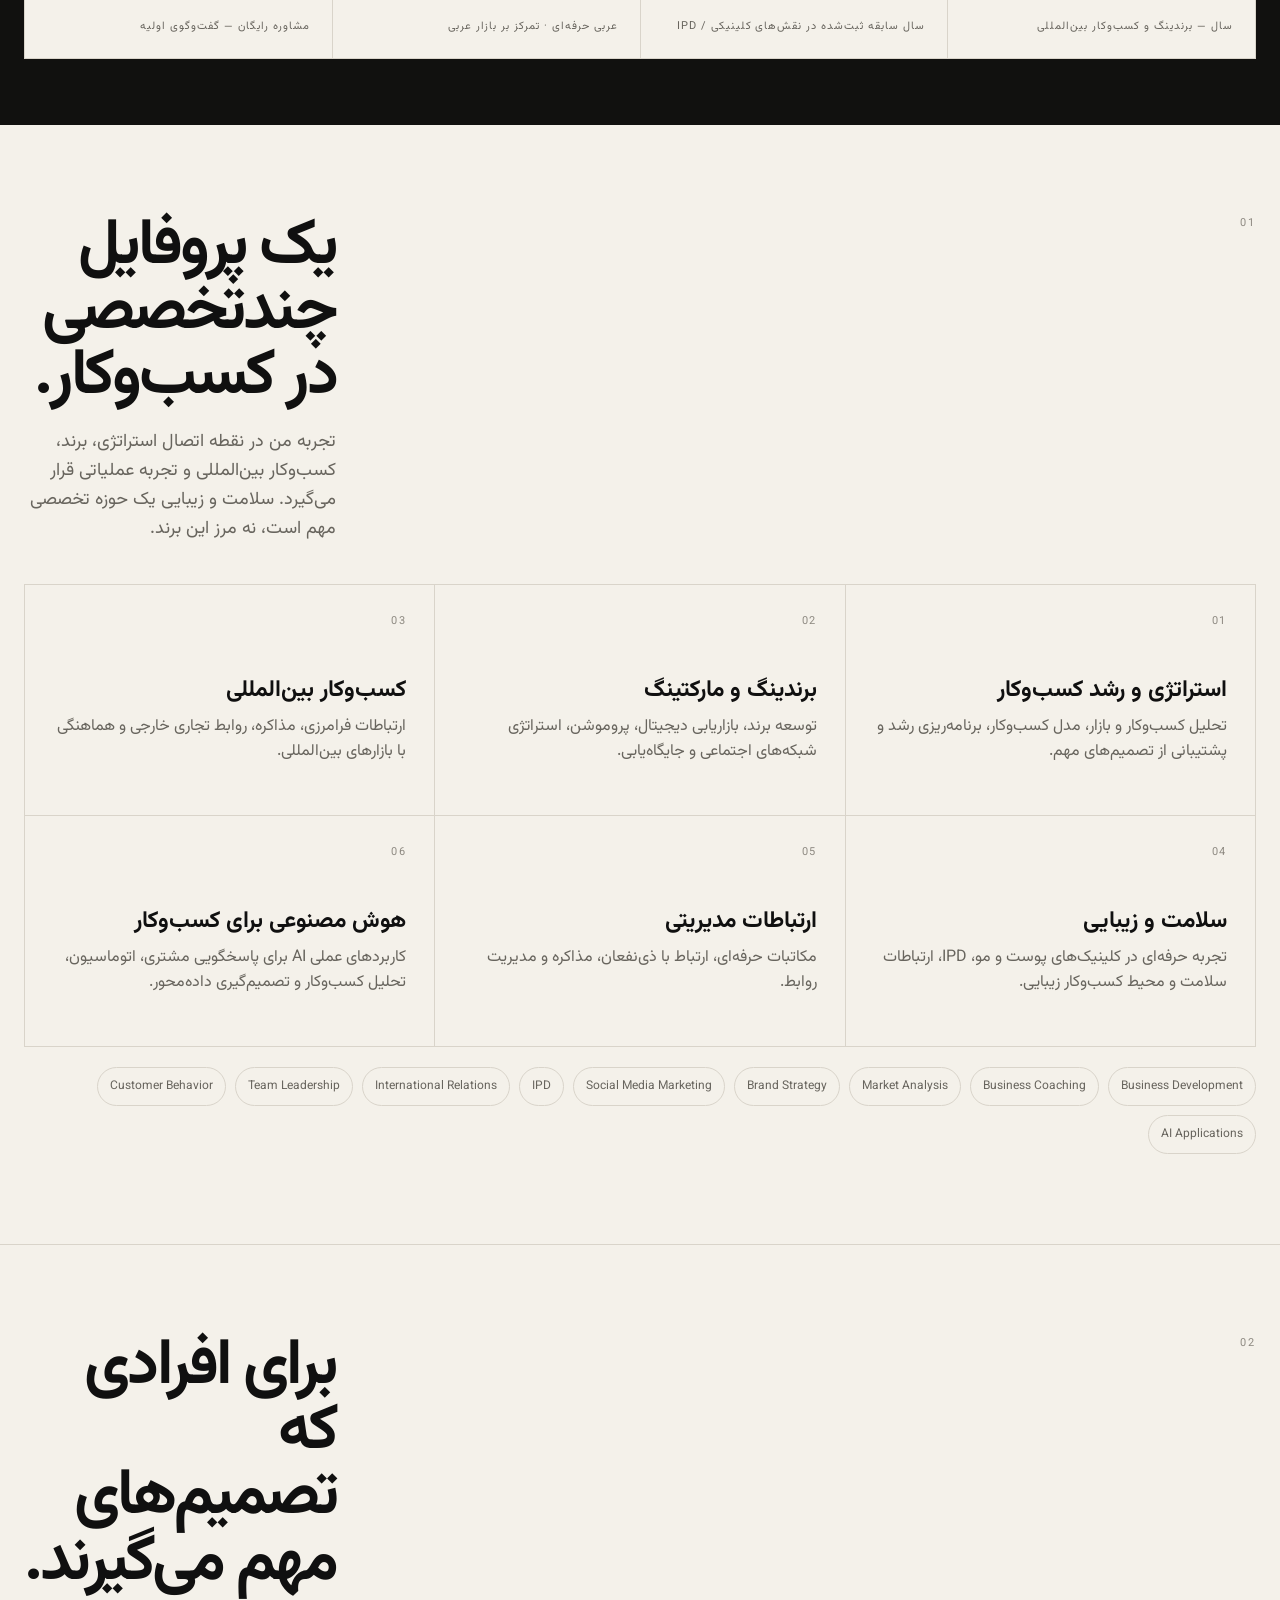
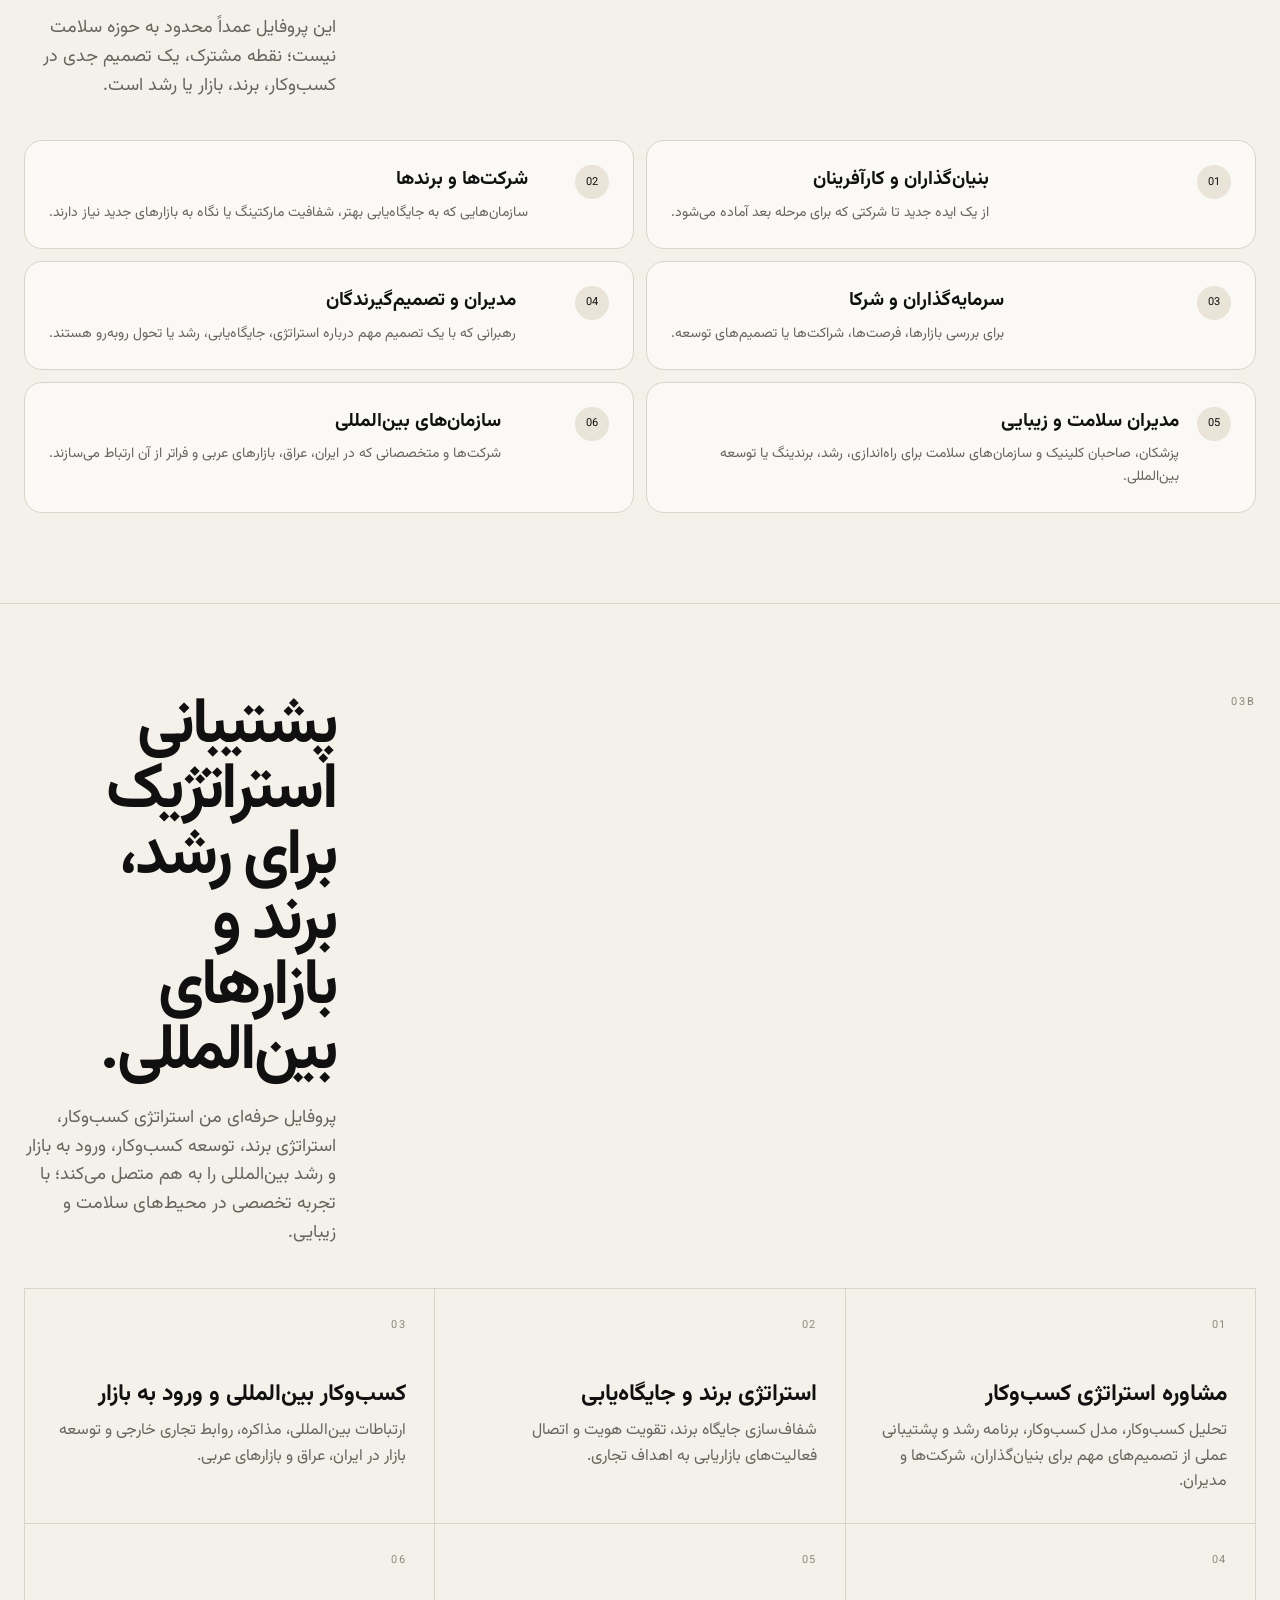
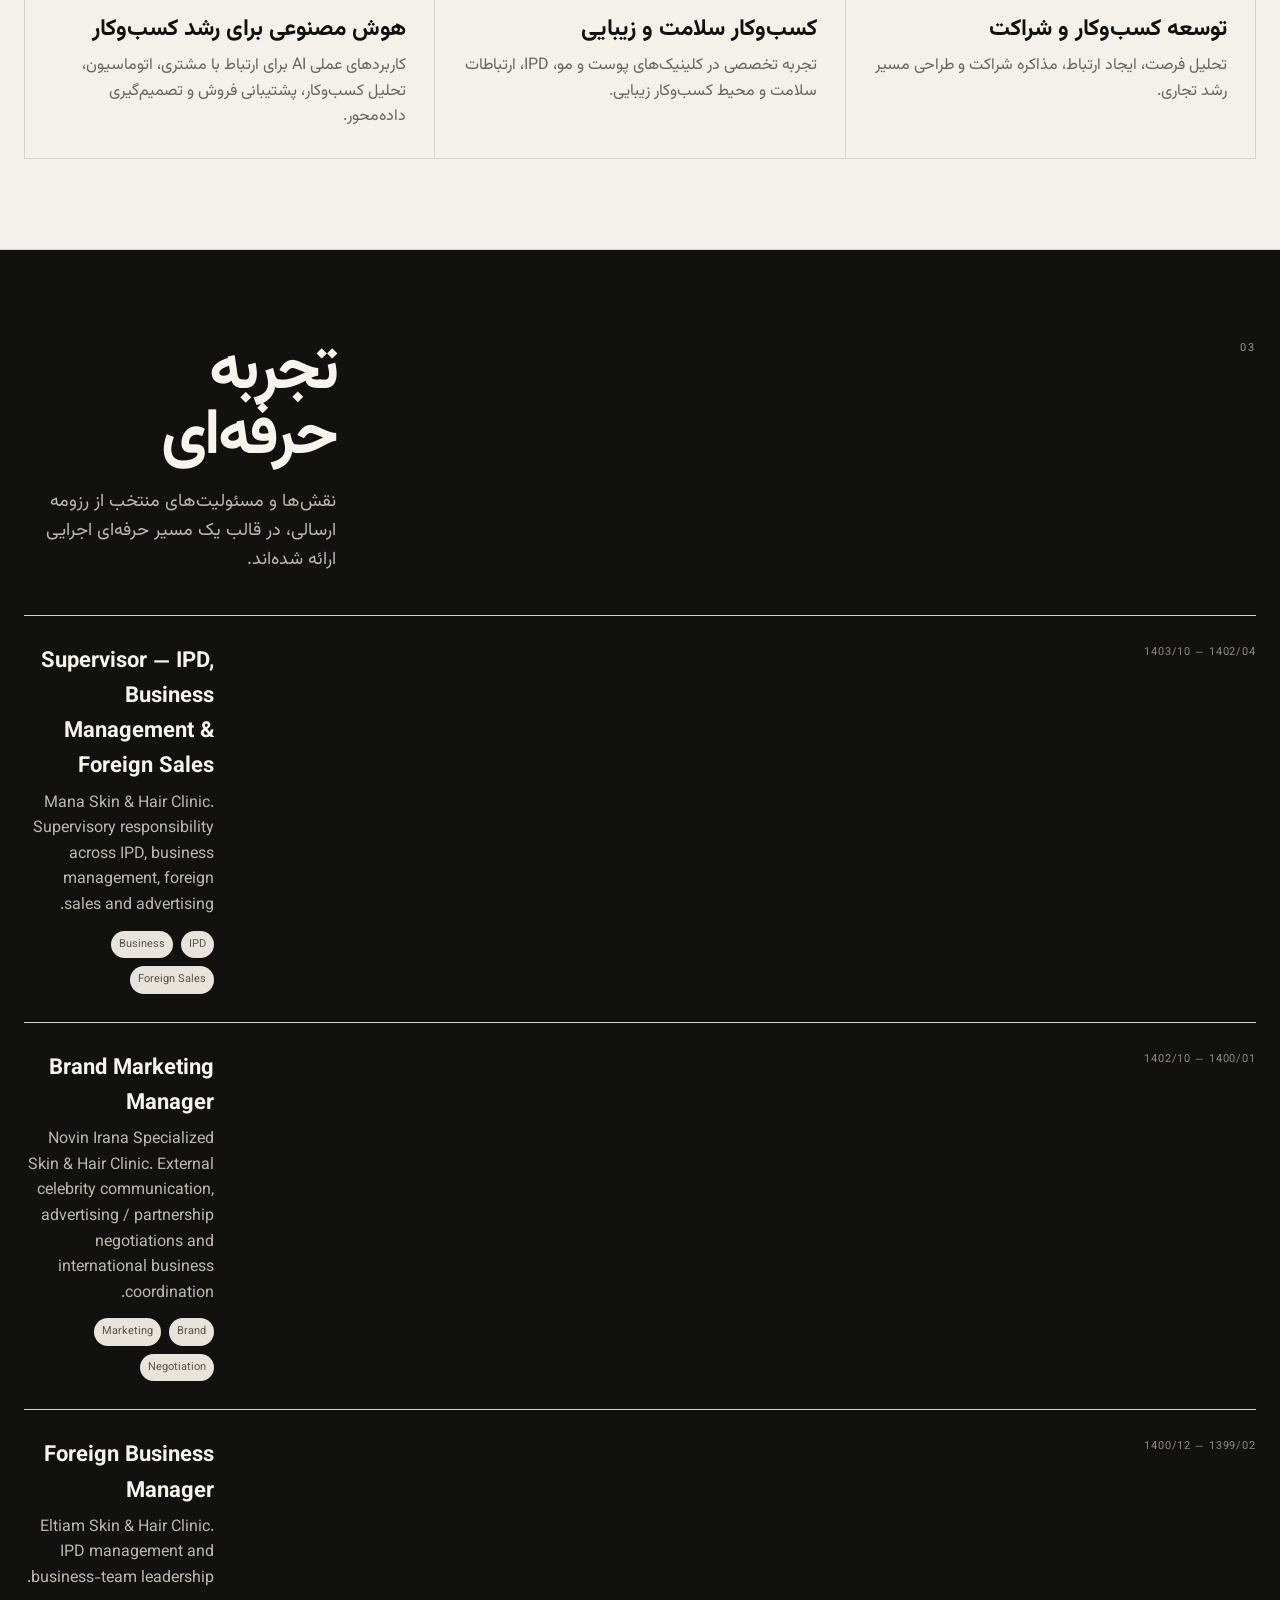
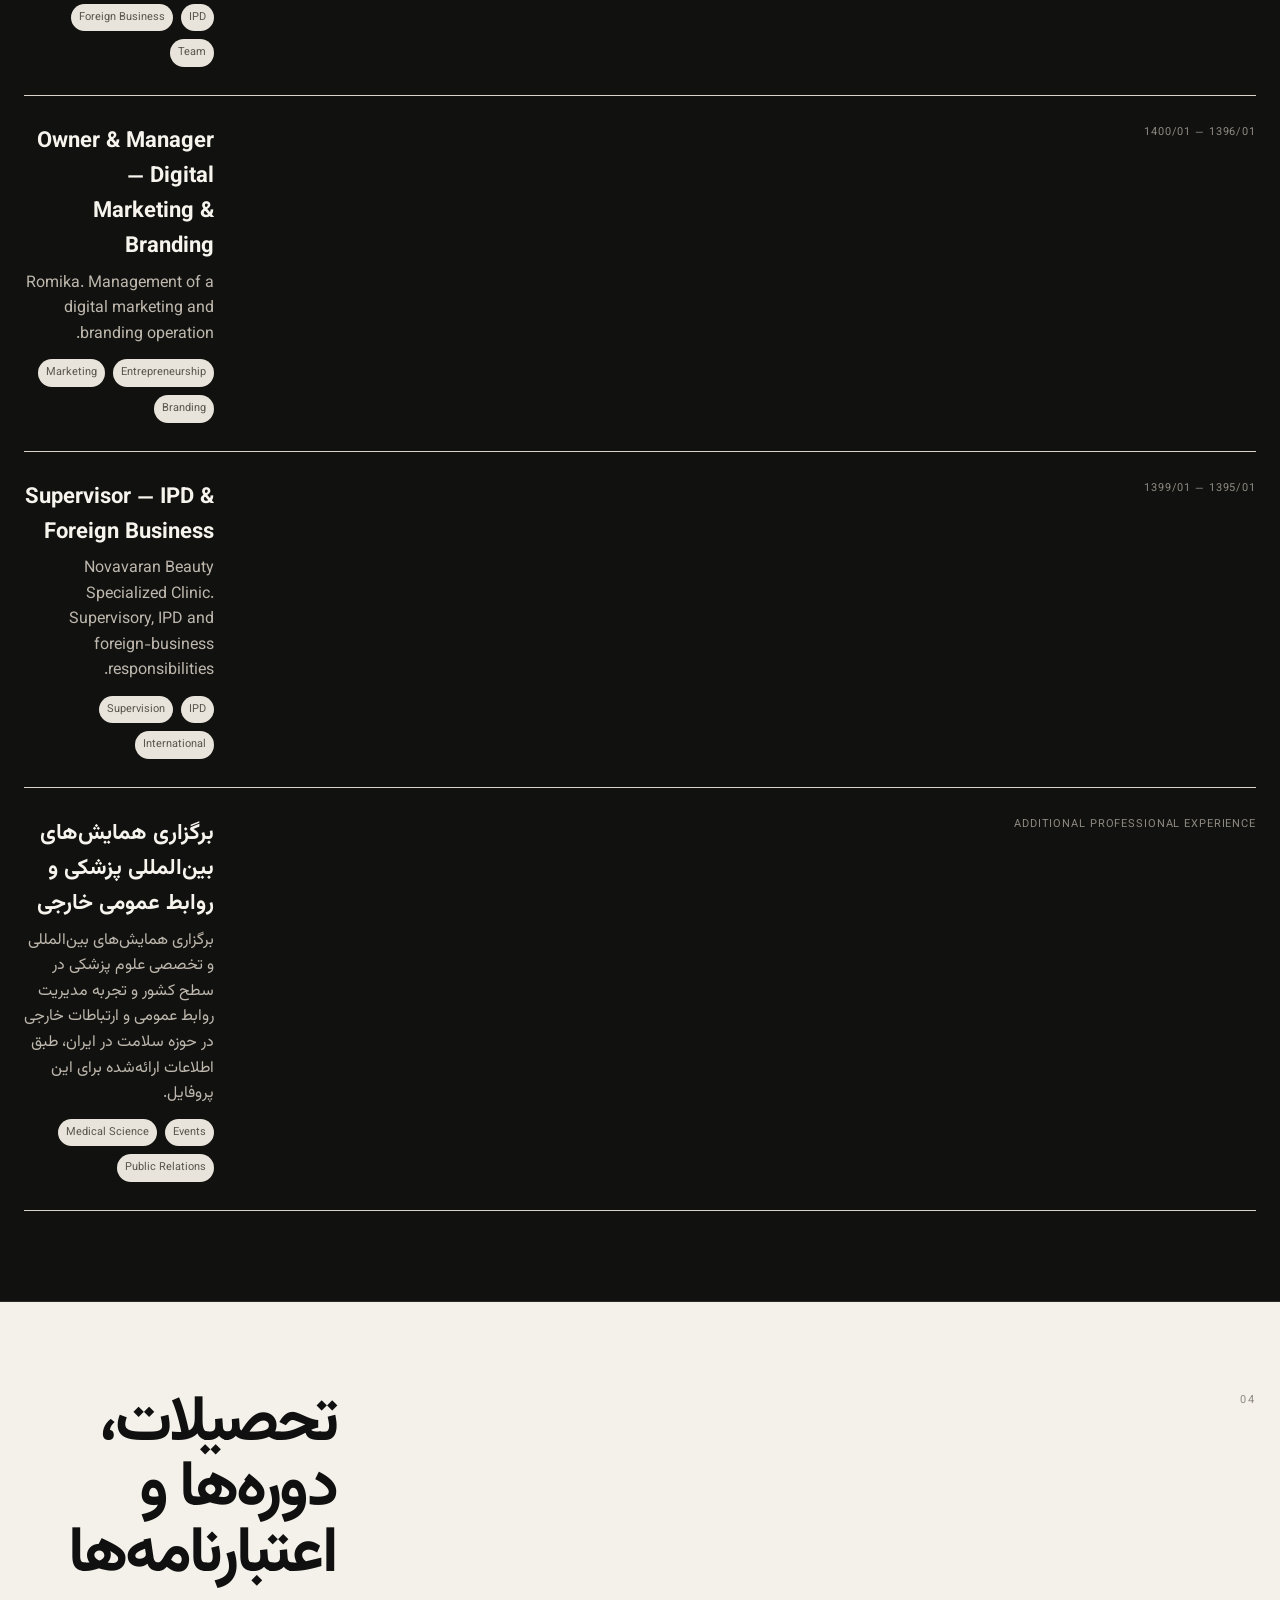
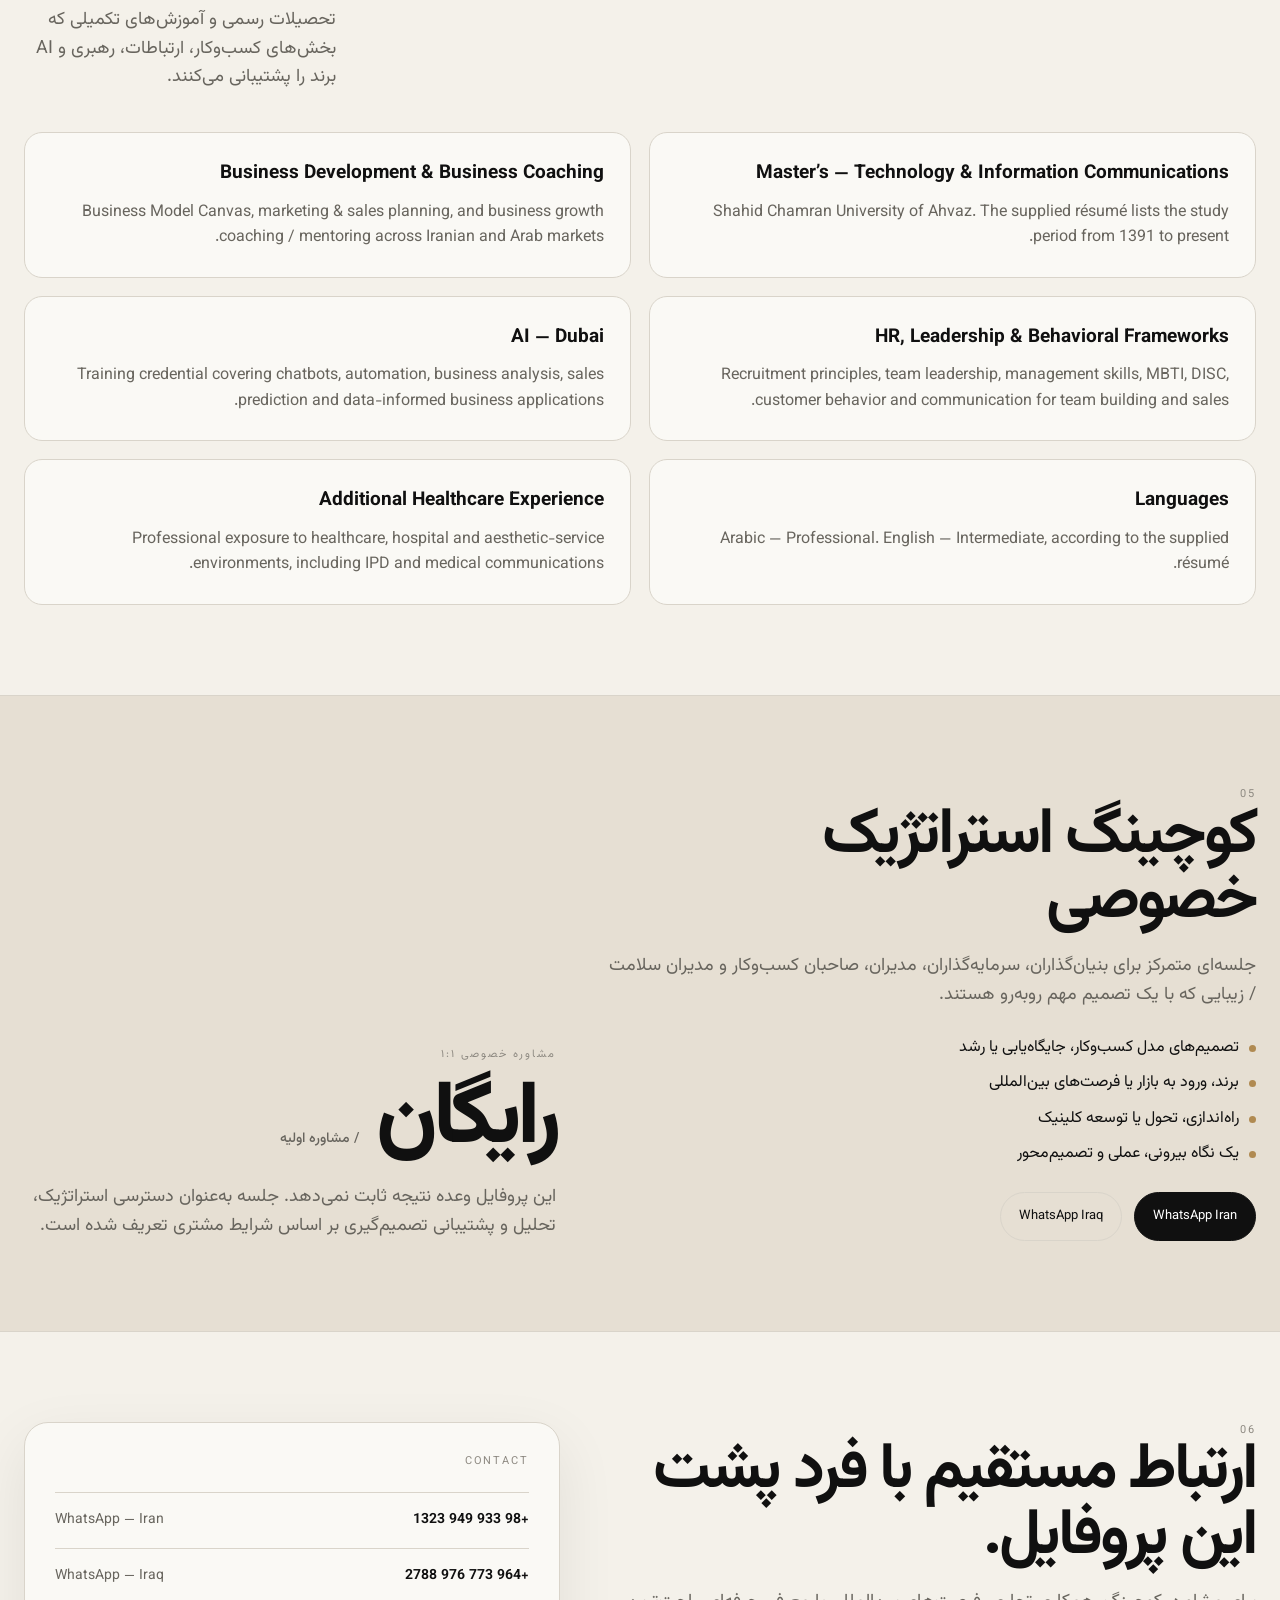
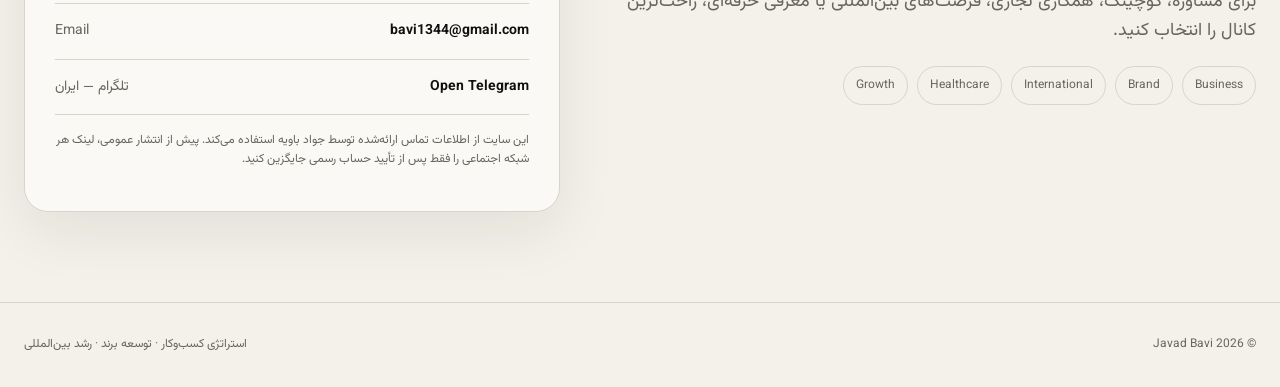
<file: fa/index.html>
<!DOCTYPE html>

<html dir="rtl" lang="fa">
<head><link href="../favicon.svg" rel="icon" type="image/svg+xml"/>
<meta charset="utf-8"/>
<meta content="width=device-width, initial-scale=1" name="viewport"/>
<meta content="#101010" name="theme-color"/>
<meta content="light" name="color-scheme"/>
<meta content="جواد باویه استراتژیست کسب‌وکار، مشاور استراتژی برند و کسب‌وکار بین‌المللی و کوچ خصوصی کسب‌وکار است؛ همراه بنیان‌گذاران، شرکت‌ها، سرمایه‌گذاران و مدیران در رشد کسب‌وکار، استراتژی برند، توسعه کسب‌وکار و ورود به بازارهای ایران، عراق و عربی." name="description"/>
<meta content="Javad Bavi" name="author"/>
<meta content="strict-origin-when-cross-origin" name="referrer"/>
<meta content="#101010" name="theme-color"/>
<meta content="index,follow,max-image-preview:large" name="robots"/>
<meta content="profile" property="og:type"/>
<meta content="جواد باویه | استراتژیست کسب‌وکار، مشاور برند و رشد بین‌المللی" property="og:title"/>
<meta content="جواد باویه استراتژیست کسب‌وکار، مشاور استراتژی برند و کسب‌وکار بین‌المللی و کوچ خصوصی کسب‌وکار است؛ همراه بنیان‌گذاران، شرکت‌ها، سرمایه‌گذاران و مدیران در رشد کسب‌وکار، استراتژی برند، توسعه کسب‌وکار و ورود به بازارهای ایران، عراق و عربی." property="og:description"/>
<meta content="Javad Bavi" property="og:site_name"/>
<meta content="https://javadbavi.com/assets/images/javad-bavi-executive.webp" property="og:image"/>
<meta content="Javad Bavi — Business Strategist and International Business Consultant" property="og:image:alt"/>
<meta content="fa_IR" property="og:locale"/>
<meta content="fa_IR" property="og:locale:alternate"/>
<meta content="ar_AR" property="og:locale:alternate"/>
<meta content="summary" name="twitter:card"/>
<meta content="جواد باویه | استراتژیست کسب‌وکار، مشاور برند و رشد بین‌المللی" name="twitter:title"/>
<meta content="جواد باویه استراتژیست کسب‌وکار، مشاور استراتژی برند و کسب‌وکار بین‌المللی و کوچ خصوصی کسب‌وکار است؛ همراه بنیان‌گذاران، شرکت‌ها، سرمایه‌گذاران و مدیران در رشد کسب‌وکار، استراتژی برند، توسعه کسب‌وکار و ورود به بازارهای ایران، عراق و عربی." name="twitter:description"/>
<meta content="https://javadbavi.com/assets/images/javad-bavi-executive.webp" name="twitter:image"/>
<meta content="Javad Bavi — Business Strategist and International Business Consultant" name="twitter:image:alt"/>
<link href="https://javadbavi.com/fa/" rel="canonical"/>
<link href="https://javadbavi.com/" hreflang="en" rel="alternate"/>
<link href="https://javadbavi.com/fa/" hreflang="fa" rel="alternate"/>
<link href="https://javadbavi.com/ar/" hreflang="ar" rel="alternate"/>
<link href="https://javadbavi.com/" hreflang="x-default" rel="alternate"/>
<link as="image" href="../assets/images/javad-bavi-executive.webp" rel="preload" type="image/webp"/>
<title>جواد باویه | استراتژیست کسب‌وکار، مشاور برند و رشد بین‌المللی</title>
<script id="structured-data" type="application/ld+json">{"@context": "https://schema.org", "@graph": [{"@type": "ProfilePage", "@id": "#profile", "mainEntity": {"@id": "#person"}, "name": "Javad Bavi — Professional Profile", "description": "جواد باویه استراتژیست کسب‌وکار، مشاور استراتژی برند و کسب‌وکار بین‌المللی و کوچ خصوصی کسب‌وکار است؛ همراه بنیان‌گذاران، شرکت‌ها، سرمایه‌گذاران و مدیران در رشد کسب‌وکار، استراتژی برند، توسعه کسب‌وکار و ورود به بازارهای ایران، عراق و عربی.", "primaryImageOfPage": {"@type": "ImageObject", "contentUrl": "https://javadbavi.com/assets/images/javad-bavi-executive.webp"}}, {"@type": "Person", "@id": "#person", "name": "Javad Bavi", "jobTitle": "استراتژیست کسب‌وکار و مشاور کسب‌وکار بین‌المللی", "description": "جواد باویه استراتژیست کسب‌وکار، مشاور استراتژی برند و کسب‌وکار بین‌المللی و کوچ خصوصی کسب‌وکار است؛ همراه بنیان‌گذاران، شرکت‌ها، سرمایه‌گذاران و مدیران در رشد کسب‌وکار، استراتژی برند، توسعه کسب‌وکار و ورود به بازارهای ایران، عراق و عربی.", "image": "https://javadbavi.com/assets/images/javad-bavi-executive.webp", "email": "mailto:bavi1344@gmail.com", "telephone": ["+989339491323", "+9647739762788"], "knowsLanguage": ["Arabic", "English", "Persian"], "knowsAbout": ["Business Strategy", "Business Consulting", "Business Coaching", "Brand Strategy", "Brand Development", "International Business", "Market Entry", "International Expansion", "Business Development", "Digital Marketing", "Healthcare Business", "Aesthetic Business", "IPD", "AI for Business"], "sameAs": ["https://t.me/+989339491323"]}]}</script>
<link href="../site.webmanifest" rel="manifest"/>
<link href="https://fonts.googleapis.com" rel="preconnect"/><link crossorigin="" href="https://fonts.gstatic.com" rel="preconnect"/><link href="https://fonts.googleapis.com/css2?family=Vazirmatn:wght@400;500;600;700;800&amp;display=swap" rel="stylesheet"/><link href="../assets/css/style.css" rel="stylesheet"/></head>
<body class="rtl">
<a class="skip" href="#main">Skip to content</a>
<header class="topbar" id="topbar">
<div class="wrap nav">
<a aria-label="Javad Bavi — Home" class="brand" href="#top">JAVAD BAVI</a>
<nav aria-label="Primary navigation" class="nav-links" id="primaryNav">
<a data-key="nav.expertise" href="#expertise">تخصص‌ها</a>
<a data-key="nav.audiences" href="#audiences">با چه کسانی کار می‌کنم</a>
<a data-key="nav.services" href="#services">خدمات</a>
<a data-key="nav.experience" href="#experience">تجربه</a>
<a data-key="nav.credentials" href="#credentials">تحصیلات و اعتبارنامه‌ها</a>
<a data-key="nav.coaching" href="#coaching">کوچینگ</a>
<a data-key="nav.contact" href="#contact">ارتباط</a>
</nav>
<div class="nav-actions">
<button aria-controls="primaryNav" aria-expanded="false" class="menu-btn" data-label-menu="" id="menuBtn" type="button">Menu</button>
<div aria-label="Change language" class="lang-switch" role="group">
<a href="/" hreflang="en" lang="en">EN</a>
<a aria-current="page" class="active" href="/fa/" hreflang="fa" lang="fa">فا</a>
<a href="/ar/" hreflang="ar" lang="ar">AR</a>
</div>
</div>
</div>
</header>
<main id="main">
<section class="hero" id="top">
<div class="wrap">
<div class="hero-grid">
<div class="reveal">
<div class="eyebrow" data-key="hero.eyebrow">استراتژی کسب‌وکار · توسعه برند · رشد بین‌المللی</div>
<h1 data-key="hero.title">به کسب‌وکارها کمک می‌کنم تصمیم‌های بهتر بگیرند، برندهای قوی‌تری بسازند و در بازارها رشد کنند.</h1>
<p class="hero-lead" data-key="hero.lead">جواد باویه استراتژیست کسب‌وکار، مشاور استراتژی برند و کسب‌وکار بین‌المللی و کوچ خصوصی کسب‌وکار است. تجربه او توسعه کسب‌وکار، برندینگ، بازاریابی، ورود به بازار، روابط بین‌الملل، IPD، سلامت و زیبایی و کاربردهای هوش مصنوعی در کسب‌وکار را پوشش می‌دهد.</p>
<div class="hero-actions">
<a class="btn btn-dark" data-key="hero.primary" href="#contact">شروع گفتگو</a>
<a class="btn btn-ghost" data-key="hero.secondary" href="#experience">مشاهده پروفایل حرفه‌ای</a>
<a class="btn btn-ghost" data-key="hero.cv" href="#credentials">مشاهده اعتبارنامه‌ها</a>
</div>
</div>
<aside aria-label="Professional profile" class="hero-visual reveal" data-tilt="">
<div aria-hidden="true" class="visual-glow"></div>
<div class="visual-frame">
<img alt="Javad Bavi — business strategist and international business consultant" class="profile-photo" decoding="async" fetchpriority="high" height="1200" loading="eager" src="../assets/images/javad-bavi-executive.webp" width="960"/>
<div class="visual-caption">
<strong>Javad Bavi</strong>
<span data-key="profile.role">استراتژی کسب‌وکار · کسب‌وکار بین‌المللی · برند و رشد · کوچینگ کسب‌وکار</span>
</div>
</div>
<div class="visual-meta">
<div class="pill-row">
<span class="pill">Iran</span><span class="pill">Iraq</span><span class="pill">Arab Markets</span><span class="pill">GCC</span><span class="pill">International</span>
</div>
<div class="seo-focus" data-key="profile.focus">استراتژی کسب‌وکار · استراتژی برند · ورود به بازار · رشد بین‌المللی</div>
</div>
</aside>
</div>
<div aria-label="Professional highlights" class="stat-row reveal">
<div class="stat"><b>12+</b><span data-key="stat.years">سال — برندینگ و کسب‌وکار بین‌المللی</span></div>
<div class="stat"><b>5+</b><span data-key="stat.clinic">سال سابقه ثبت‌شده در نقش‌های کلینیکی / IPD</span></div>
<div class="stat"><b>AR</b><span data-key="stat.arabic">عربی حرفه‌ای · تمرکز بر بازار عربی</span></div>
<div class="stat"><b>FREE</b><span data-key="stat.coaching">مشاوره رایگان — گفت‌وگوی اولیه</span></div>
</div>
</div>
</section>
<section class="section reveal" id="expertise">
<div class="wrap">
<div class="section-head"><div class="eyebrow">01</div><div><h2 data-key="expertise.title">یک پروفایل چندتخصصی در کسب‌وکار.</h2><p class="section-intro" data-key="expertise.intro">تجربه من در نقطه اتصال استراتژی، برند، کسب‌وکار بین‌المللی و تجربه عملیاتی قرار می‌گیرد. سلامت و زیبایی یک حوزه تخصصی مهم است، نه مرز این برند.</p></div></div>
<div class="feature-grid">
<article class="feature"><div class="num">01</div><h3 data-key="exp.1.h">استراتژی و رشد کسب‌وکار</h3><p data-key="exp.1.p">تحلیل کسب‌وکار و بازار، مدل کسب‌وکار، برنامه‌ریزی رشد و پشتیبانی از تصمیم‌های مهم.</p></article>
<article class="feature"><div class="num">02</div><h3 data-key="exp.2.h">برندینگ و مارکتینگ</h3><p data-key="exp.2.p">توسعه برند، بازاریابی دیجیتال، پروموشن، استراتژی شبکه‌های اجتماعی و جایگاه‌یابی.</p></article>
<article class="feature"><div class="num">03</div><h3 data-key="exp.3.h">کسب‌وکار بین‌المللی</h3><p data-key="exp.3.p">ارتباطات فرامرزی، مذاکره، روابط تجاری خارجی و هماهنگی با بازارهای بین‌المللی.</p></article>
<article class="feature"><div class="num">04</div><h3 data-key="exp.4.h">سلامت و زیبایی</h3><p data-key="exp.4.p">تجربه حرفه‌ای در کلینیک‌های پوست و مو، IPD، ارتباطات سلامت و محیط کسب‌وکار زیبایی.</p></article>
<article class="feature"><div class="num">05</div><h3 data-key="exp.5.h">ارتباطات مدیریتی</h3><p data-key="exp.5.p">مکاتبات حرفه‌ای، ارتباط با ذی‌نفعان، مذاکره و مدیریت روابط.</p></article>
<article class="feature"><div class="num">06</div><h3 data-key="exp.6.h">هوش مصنوعی برای کسب‌وکار</h3><p data-key="exp.6.p">کاربردهای عملی AI برای پاسخگویی مشتری، اتوماسیون، تحلیل کسب‌وکار و تصمیم‌گیری داده‌محور.</p></article>
</div>
<div aria-label="Areas of expertise" class="pill-row">
<span class="pill">Business Development</span><span class="pill">Business Coaching</span><span class="pill">Market Analysis</span><span class="pill">Brand Strategy</span><span class="pill">Social Media Marketing</span><span class="pill">IPD</span><span class="pill">International Relations</span><span class="pill">Team Leadership</span><span class="pill">Customer Behavior</span><span class="pill">AI Applications</span>
</div>
</div>
</section>
<section class="section" id="audiences">
<div class="wrap">
<div class="section-head"><div class="eyebrow">02</div><div><h2 data-key="audiences.title">برای افرادی که تصمیم‌های مهم می‌گیرند.</h2><p class="section-intro" data-key="audiences.intro">این پروفایل عمداً محدود به حوزه سلامت نیست؛ نقطه مشترک، یک تصمیم جدی در کسب‌وکار، برند، بازار یا رشد است.</p></div></div>
<div class="audience-grid">
<article class="audience-card"><span>01</span><div><h3 data-key="aud.1.h">بنیان‌گذاران و کارآفرینان</h3><p data-key="aud.1.p">از یک ایده جدید تا شرکتی که برای مرحله بعد آماده می‌شود.</p></div></article>
<article class="audience-card"><span>02</span><div><h3 data-key="aud.2.h">شرکت‌ها و برندها</h3><p data-key="aud.2.p">سازمان‌هایی که به جایگاه‌یابی بهتر، شفافیت مارکتینگ یا نگاه به بازارهای جدید نیاز دارند.</p></div></article>
<article class="audience-card"><span>03</span><div><h3 data-key="aud.3.h">سرمایه‌گذاران و شرکا</h3><p data-key="aud.3.p">برای بررسی بازارها، فرصت‌ها، شراکت‌ها یا تصمیم‌های توسعه.</p></div></article>
<article class="audience-card"><span>04</span><div><h3 data-key="aud.4.h">مدیران و تصمیم‌گیرندگان</h3><p data-key="aud.4.p">رهبرانی که با یک تصمیم مهم درباره استراتژی، جایگاه‌یابی، رشد یا تحول روبه‌رو هستند.</p></div></article>
<article class="audience-card"><span>05</span><div><h3 data-key="aud.5.h">مدیران سلامت و زیبایی</h3><p data-key="aud.5.p">پزشکان، صاحبان کلینیک و سازمان‌های سلامت برای راه‌اندازی، رشد، برندینگ یا توسعه بین‌المللی.</p></div></article>
<article class="audience-card"><span>06</span><div><h3 data-key="aud.6.h">سازمان‌های بین‌المللی</h3><p data-key="aud.6.p">شرکت‌ها و متخصصانی که در ایران، عراق، بازارهای عربی و فراتر از آن ارتباط می‌سازند.</p></div></article>
</div>
</div>
</section>
<section class="section" id="services">
<div class="wrap">
<div class="section-head"><div class="eyebrow">03B</div><div><h2 data-key="services.title">پشتیبانی استراتژیک برای رشد، برند و بازارهای بین‌المللی.</h2><p class="section-intro" data-key="services.intro">پروفایل حرفه‌ای من استراتژی کسب‌وکار، استراتژی برند، توسعه کسب‌وکار، ورود به بازار و رشد بین‌المللی را به هم متصل می‌کند؛ با تجربه تخصصی در محیط‌های سلامت و زیبایی.</p></div></div>
<div class="feature-grid">
<article class="feature"><div class="num">01</div><h3 data-key="service.1.h">مشاوره استراتژی کسب‌وکار</h3><p data-key="service.1.p">تحلیل کسب‌وکار، مدل کسب‌وکار، برنامه رشد و پشتیبانی عملی از تصمیم‌های مهم برای بنیان‌گذاران، شرکت‌ها و مدیران.</p></article>
<article class="feature"><div class="num">02</div><h3 data-key="service.2.h">استراتژی برند و جایگاه‌یابی</h3><p data-key="service.2.p">شفاف‌سازی جایگاه برند، تقویت هویت و اتصال فعالیت‌های بازاریابی به اهداف تجاری.</p></article>
<article class="feature"><div class="num">03</div><h3 data-key="service.3.h">کسب‌وکار بین‌المللی و ورود به بازار</h3><p data-key="service.3.p">ارتباطات بین‌المللی، مذاکره، روابط تجاری خارجی و توسعه بازار در ایران، عراق و بازارهای عربی.</p></article>
<article class="feature"><div class="num">04</div><h3 data-key="service.4.h">توسعه کسب‌وکار و شراکت</h3><p data-key="service.4.p">تحلیل فرصت، ایجاد ارتباط، مذاکره شراکت و طراحی مسیر رشد تجاری.</p></article>
<article class="feature"><div class="num">05</div><h3 data-key="service.5.h">کسب‌وکار سلامت و زیبایی</h3><p data-key="service.5.p">تجربه تخصصی در کلینیک‌های پوست و مو، IPD، ارتباطات سلامت و محیط کسب‌وکار زیبایی.</p></article>
<article class="feature"><div class="num">06</div><h3 data-key="service.6.h">هوش مصنوعی برای رشد کسب‌وکار</h3><p data-key="service.6.p">کاربردهای عملی AI برای ارتباط با مشتری، اتوماسیون، تحلیل کسب‌وکار، پشتیبانی فروش و تصمیم‌گیری داده‌محور.</p></article>
</div>
</div>
</section>
<section class="section dark" id="experience">
<div class="wrap">
<div class="section-head"><div class="eyebrow">03</div><div><h2 data-key="experience.title">تجربه حرفه‌ای</h2><p class="section-intro" data-key="experience.intro">نقش‌ها و مسئولیت‌های منتخب از رزومه ارسالی، در قالب یک مسیر حرفه‌ای اجرایی ارائه شده‌اند.</p></div></div>
<div class="timeline">
<article class="job"><div class="job-date">1402/04 — 1403/10</div><div><h3>Supervisor — IPD, Business Management &amp; Foreign Sales</h3><p>Mana Skin &amp; Hair Clinic. Supervisory responsibility across IPD, business management, foreign sales and advertising.</p><div class="job-tags"><span>IPD</span><span>Business</span><span>Foreign Sales</span></div></div></article>
<article class="job"><div class="job-date">1400/01 — 1402/10</div><div><h3>Brand Marketing Manager</h3><p>Novin Irana Specialized Skin &amp; Hair Clinic. External celebrity communication, advertising / partnership negotiations and international business coordination.</p><div class="job-tags"><span>Brand</span><span>Marketing</span><span>Negotiation</span></div></div></article>
<article class="job"><div class="job-date">1399/02 — 1400/12</div><div><h3>Foreign Business Manager</h3><p>Eltiam Skin &amp; Hair Clinic. IPD management and business-team leadership.</p><div class="job-tags"><span>IPD</span><span>Foreign Business</span><span>Team</span></div></div></article>
<article class="job"><div class="job-date">1396/01 — 1400/01</div><div><h3>Owner &amp; Manager — Digital Marketing &amp; Branding</h3><p>Romika. Management of a digital marketing and branding operation.</p><div class="job-tags"><span>Entrepreneurship</span><span>Marketing</span><span>Branding</span></div></div></article>
<article class="job"><div class="job-date">1395/01 — 1399/01</div><div><h3>Supervisor — IPD &amp; Foreign Business</h3><p>Novavaran Beauty Specialized Clinic. Supervisory, IPD and foreign-business responsibilities.</p><div class="job-tags"><span>IPD</span><span>Supervision</span><span>International</span></div></div></article>
<article class="job"><div class="job-date">Additional professional experience</div><div><h3 data-key="experience.events.h">برگزاری همایش‌های بین‌المللی پزشکی و روابط عمومی خارجی</h3><p data-key="experience.events.p">برگزاری همایش‌های بین‌المللی و تخصصی علوم پزشکی در سطح کشور و تجربه مدیریت روابط عمومی و ارتباطات خارجی در حوزه سلامت در ایران، طبق اطلاعات ارائه‌شده برای این پروفایل.</p><div class="job-tags"><span>Events</span><span>Medical Science</span><span>Public Relations</span></div></div></article>
</div>
</div>
</section>
<section class="section" id="credentials">
<div class="wrap">
<div class="section-head"><div class="eyebrow">04</div><div><h2 data-key="credentials.title">تحصیلات، دوره‌ها و اعتبارنامه‌ها</h2><p class="section-intro" data-key="credentials.intro">تحصیلات رسمی و آموزش‌های تکمیلی که بخش‌های کسب‌وکار، ارتباطات، رهبری و AI برند را پشتیبانی می‌کنند.</p></div></div>
<div class="proof-grid">
<article class="proof"><h3>Master’s — Technology &amp; Information Communications</h3><p>Shahid Chamran University of Ahvaz. The supplied résumé lists the study period from 1391 to present.</p></article>
<article class="proof"><h3>Business Development &amp; Business Coaching</h3><p>Business Model Canvas, marketing &amp; sales planning, and business growth coaching / mentoring across Iranian and Arab markets.</p></article>
<article class="proof"><h3>HR, Leadership &amp; Behavioral Frameworks</h3><p>Recruitment principles, team leadership, management skills, MBTI, DISC, customer behavior and communication for team building and sales.</p></article>
<article class="proof"><h3>AI — Dubai</h3><p>Training credential covering chatbots, automation, business analysis, sales prediction and data-informed business applications.</p></article>
<article class="proof"><h3>Languages</h3><p>Arabic — Professional. English — Intermediate, according to the supplied résumé.</p></article>
<article class="proof"><h3>Additional Healthcare Experience</h3><p>Professional exposure to healthcare, hospital and aesthetic-service environments, including IPD and medical communications.</p></article>
</div>
</div>
</section>
<section class="section coaching" id="coaching">
<div class="wrap coaching-grid">
<div>
<div class="eyebrow">05</div>
<h2 data-key="coaching.title">کوچینگ استراتژیک خصوصی</h2>
<p class="section-intro" data-key="coaching.intro">جلسه‌ای متمرکز برای بنیان‌گذاران، سرمایه‌گذاران، مدیران، صاحبان کسب‌وکار و مدیران سلامت / زیبایی که با یک تصمیم مهم روبه‌رو هستند.</p>
<div class="coaching-list">
<div><span class="dot"></span><span data-key="coach.item1">تصمیم‌های مدل کسب‌وکار، جایگاه‌یابی یا رشد</span></div>
<div><span class="dot"></span><span data-key="coach.item2">برند، ورود به بازار یا فرصت‌های بین‌المللی</span></div>
<div><span class="dot"></span><span data-key="coach.item3">راه‌اندازی، تحول یا توسعه کلینیک</span></div>
<div><span class="dot"></span><span data-key="coach.item4">یک نگاه بیرونی، عملی و تصمیم‌محور</span></div>
</div>
<div class="hero-actions"><a class="btn btn-light" href="https://wa.me/989339491323" rel="noopener" target="_blank">WhatsApp Iran</a><a class="btn btn-outline" href="https://wa.me/9647739762788" rel="noopener" target="_blank">WhatsApp Iraq</a></div>
</div>
<div><div class="eyebrow" data-key="coaching.private">مشاوره خصوصی ۱:۱</div><div class="price"><span data-key="coaching.price">رایگان</span> <small data-key="coaching.priceSub">/ مشاوره اولیه</small></div><p class="section-intro" data-key="coaching.note">این پروفایل وعده نتیجه ثابت نمی‌دهد. جلسه به‌عنوان دسترسی استراتژیک، تحلیل و پشتیبانی تصمیم‌گیری بر اساس شرایط مشتری تعریف شده است.</p></div>
</div>
</section>
<section class="section" id="contact">
<div class="wrap contact-grid">
<div>
<div class="eyebrow">06</div>
<h2 data-key="contact.title">ارتباط مستقیم با فرد پشت این پروفایل.</h2>
<p class="section-intro" data-key="contact.intro">برای مشاوره، کوچینگ، همکاری تجاری، فرصت‌های بین‌المللی یا معرفی حرفه‌ای، راحت‌ترین کانال را انتخاب کنید.</p>
<div class="pill-row"><span class="pill">Business</span><span class="pill">Brand</span><span class="pill">International</span><span class="pill">Healthcare</span><span class="pill">Growth</span></div>
</div>
<div class="contact-panel">
<div class="eyebrow">Contact</div>
<div class="contact-list">
<a class="contact-row" href="https://wa.me/989339491323" rel="noopener" target="_blank"><span>WhatsApp — Iran</span><strong>+98 933 949 1323</strong></a>
<a class="contact-row" href="https://wa.me/9647739762788" rel="noopener" target="_blank"><span>WhatsApp — Iraq</span><strong>+964 773 976 2788</strong></a>
<a class="contact-row" href="mailto:bavi1344@gmail.com"><span>Email</span><strong>bavi1344@gmail.com</strong></a>
<a class="contact-row" href="https://t.me/+989339491323" rel="noopener" target="_blank"><span data-key="contact.telegramIran">تلگرام — ایران</span><strong>Open Telegram</strong></a>
</div>
<p class="contact-note" data-key="contact.note">این سایت از اطلاعات تماس ارائه‌شده توسط جواد باویه استفاده می‌کند. پیش از انتشار عمومی، لینک هر شبکه اجتماعی را فقط پس از تأیید حساب رسمی جایگزین کنید.</p>
</div>
</div>
</section>
</main>
<footer class="wrap">
<span>© <span id="year"></span> Javad Bavi</span>
<span data-key="footer">استراتژی کسب‌وکار · توسعه برند · رشد بین‌المللی</span>
</footer>
<noscript><div style="padding:16px;font:14px/1.6 system-ui;background:#111;color:#fff">Javad Bavi — Business Strategist, Brand &amp; International Business Consultant.</div></noscript>
<script defer="" src="../assets/js/script.js"></script></body>
</html>
</file>
<file: assets/css/style.css>
:root{
      --bg:#f4f1ea;--surface:#faf9f5;--ink:#101010;--muted:#68655e;--soft:#8e8a82;--line:#d9d4ca;
      --dark:#11110f;--dark-2:#1b1a17;--dark-text:#f7f4ee;--accent:#b08a51;--max:1240px;--radius:18px;
      --shadow:0 20px 60px rgba(24,22,17,.08)
    }
    *{box-sizing:border-box}
    html{scroll-behavior:smooth}
    body{margin:0;background:var(--bg);color:var(--ink);font-family:Inter,ui-sans-serif,system-ui,-apple-system,"Segoe UI",Arial,sans-serif;line-height:1.6}
    body::selection{background:#c5ae89;color:#111}
    a{color:inherit;text-decoration:none}
    button,input,textarea{font:inherit}
    button{color:inherit}
    img{max-width:100%;display:block}
    .skip{position:fixed;left:16px;top:-60px;z-index:999;padding:12px 16px;background:#111;color:#fff;border-radius:10px}.skip:focus{top:16px}
    .wrap{width:min(var(--max),calc(100% - 48px));margin-inline:auto}
    .topbar{position:sticky;top:0;z-index:100;background:rgba(244,241,234,.86);backdrop-filter:blur(18px);border-bottom:1px solid rgba(217,212,202,.85)}
    .nav{min-height:74px;display:flex;align-items:center;justify-content:space-between;gap:20px}
    .brand{font-size:14px;font-weight:800;letter-spacing:.18em;white-space:nowrap}
    .nav-links{display:flex;align-items:center;gap:24px;font-size:13px;color:var(--muted)}
    .nav-links a{transition:color .2s ease;padding:8px 2px}.nav-links a:hover,.nav-links a:focus-visible{color:var(--ink)}
    .nav-actions{display:flex;align-items:center;gap:10px}.lang-btn,.menu-btn{border:1px solid var(--line);background:transparent;border-radius:999px;cursor:pointer;padding:10px 14px;min-height:44px;min-width:44px;font-size:12px}.menu-btn{display:none}
    .hero{position:relative;overflow:hidden;background:var(--dark);color:var(--dark-text);padding:86px 0 66px}
    .hero::after{content:"";position:absolute;width:460px;height:460px;border-radius:50%;right:-160px;top:-170px;background:radial-gradient(circle,rgba(176,138,81,.25),rgba(176,138,81,0) 68%);pointer-events:none}
    .eyebrow{font-size:11px;text-transform:uppercase;letter-spacing:.18em;color:var(--soft)}
    .hero .eyebrow{color:#bdb7ac}.hero-grid{display:grid;grid-template-columns:minmax(0,1.08fr) minmax(360px,.92fr);gap:54px;align-items:center}
    h1,h2,h3,p{margin-top:0}.hero h1{font-size:clamp(48px,7.2vw,92px);line-height:.98;letter-spacing:-.055em;max-width:1040px;margin:20px 0 28px}
    .hero-lead{font-size:20px;max-width:820px;color:#d6d0c5;margin-bottom:30px}
    .hero-actions{display:flex;flex-wrap:wrap;gap:12px}
    .btn{display:inline-flex;align-items:center;justify-content:center;gap:10px;padding:13px 18px;min-height:44px;border-radius:999px;border:1px solid rgba(255,255,255,.25);font-size:13px;transition:transform .18s ease,background .18s ease}.btn:hover{transform:translateY(-1px)}
    .btn-dark{background:#fff;color:#111;border-color:#fff}.btn-ghost{background:transparent;color:#fff}.btn-light{border-color:var(--ink);background:var(--ink);color:#fff}.btn-outline{border-color:var(--line);background:transparent}
    .hero-visual{position:relative;justify-self:end;width:min(100%,380px);perspective:1400px}
    .visual-glow{position:absolute;z-index:0;width:340px;height:340px;border-radius:50%;right:-70px;top:-70px;background:radial-gradient(circle,rgba(176,138,81,.35),rgba(176,138,81,0) 70%);pointer-events:none;animation:glowFloat 9s ease-in-out infinite alternate}
    @keyframes glowFloat{0%{transform:translate3d(0,0,0) scale(1)}100%{transform:translate3d(-16px,12px,0) scale(1.08)}}
    .visual-frame{position:relative;z-index:1;border:1px solid rgba(255,255,255,.14);border-radius:24px;padding:18px;background:linear-gradient(145deg,rgba(255,255,255,.08),rgba(255,255,255,.025));box-shadow:0 30px 90px rgba(0,0,0,.26);overflow:hidden;transform-style:preserve-3d}
    .visual-frame::before{content:"";position:absolute;inset:-1px;border-radius:25px;padding:1px;background:conic-gradient(from 0deg,transparent 0%,rgba(176,138,81,.65) 12%,transparent 28%);-webkit-mask:linear-gradient(#000 0 0) content-box,linear-gradient(#000 0 0);-webkit-mask-composite:xor;mask-composite:exclude;animation:ringSpin 13s linear infinite;pointer-events:none;z-index:0}
    @keyframes ringSpin{to{transform:rotate(360deg)}}
    .profile-photo{width:100%;aspect-ratio:4/5;object-fit:cover;object-position:center 25%;border-radius:17px;filter:saturate(.92) contrast(1.03);background:#211f1b;transition:transform .35s ease}
    .visual-caption{position:absolute;left:18px;right:18px;bottom:18px;color:#fff}
    .visual-caption strong{font-size:20px;display:block}.visual-caption span{color:#c7c0b6;font-size:13px;display:block;margin-top:4px}
    .visual-meta{position:relative;z-index:1;margin-top:16px;max-width:100%}
    .seo-focus{font-size:12px;color:#9c958a;margin-top:14px;letter-spacing:.03em}.hero .seo-focus{color:#a9a299}
    .image-credit-note{font-size:11px;color:#8a857d;margin-top:10px}
    .stat-row{display:grid;grid-template-columns:repeat(4,1fr);gap:1px;background:var(--line);margin-top:58px;border:1px solid var(--line)}
    .stat{background:var(--bg);color:var(--ink);padding:22px}.stat b{display:block;font-size:26px;letter-spacing:-.03em}.stat span{display:block;color:var(--muted);font-size:11px;text-transform:uppercase;letter-spacing:.09em;margin-top:4px}
    .section{padding:90px 0;border-bottom:1px solid var(--line)}
    .section-head{display:grid;grid-template-columns:.35fr 1fr;gap:30px;margin-bottom:40px}.section h2{font-size:clamp(38px,5vw,64px);line-height:1.02;letter-spacing:-.045em;margin:0;max-width:900px}.section-intro{max-width:800px;color:var(--muted);font-size:18px;margin:18px 0 0}
    .feature-grid{display:grid;grid-template-columns:repeat(3,1fr);gap:1px;background:var(--line);border:1px solid var(--line)}
    .feature{background:var(--bg);padding:28px;min-height:230px}.feature .num{font-size:11px;color:var(--soft);letter-spacing:.14em}.feature h3{font-size:23px;line-height:1.12;margin:48px 0 10px}.feature p{color:var(--muted);margin:0}
    .audience-grid{display:grid;grid-template-columns:repeat(2,1fr);gap:12px}.audience-card{padding:24px;border:1px solid var(--line);background:var(--surface);border-radius:var(--radius);display:grid;grid-template-columns:auto 1fr;gap:18px;align-items:start}.audience-card span{width:34px;height:34px;border-radius:50%;display:grid;place-items:center;background:#e9e3d8;font-size:11px}.audience-card h3{margin:0 0 6px;font-size:19px}.audience-card p{margin:0;color:var(--muted);font-size:14px}
    .dark{background:var(--dark);color:var(--dark-text);border-bottom-color:#292825}.dark .eyebrow{color:#9b958b}.dark .section-intro,.dark .feature p,.dark .timeline p{color:#bdb7ad}.dark .feature{background:var(--dark-2);border-color:#2a2925}.dark .feature-grid{background:#2a2925;border-color:#2a2925}
    .pill-row{display:flex;flex-wrap:wrap;gap:9px;margin-top:20px}.pill{padding:9px 12px;border:1px solid var(--line);border-radius:999px;color:var(--muted);font-size:12px}.dark .pill{border-color:#3c3a35;color:#cbc5bc}
    .timeline{border-top:1px solid var(--line)}.job{display:grid;grid-template-columns:190px 1fr;gap:32px;padding:28px 0;border-bottom:1px solid var(--line)}.job-date{color:var(--soft);font-size:11px;text-transform:uppercase;letter-spacing:.08em}.job h3{margin:0 0 6px;font-size:22px}.job p{margin:0;color:var(--muted);max-width:850px}.job-tags{display:flex;flex-wrap:wrap;gap:8px;margin-top:12px}.job-tags span{font-size:11px;padding:5px 8px;background:#e9e4db;border-radius:999px;color:#59554d}
    .proof-grid{display:grid;grid-template-columns:1fr 1fr;gap:18px}.proof{padding:26px;border:1px solid var(--line);background:var(--surface);border-radius:var(--radius)}.proof h3{margin:0 0 10px;font-size:19px}.proof p{margin:0;color:var(--muted)}
    .coaching{background:#e6dfd3}.coaching-grid{display:grid;grid-template-columns:1.1fr .9fr;gap:50px;align-items:end}.price{font-size:clamp(54px,7vw,88px);font-weight:800;letter-spacing:-.055em;line-height:1;margin:14px 0}.price small{font-size:14px;font-weight:500;letter-spacing:0;color:var(--muted)}.coaching-list{display:grid;gap:10px;margin:25px 0}.coaching-list div{display:flex;gap:10px;align-items:flex-start}.dot{width:7px;height:7px;border-radius:50%;background:var(--accent);margin-top:10px;flex:0 0 auto}
    .contact-grid{display:grid;grid-template-columns:1.1fr .9fr;gap:40px}.contact-panel{background:var(--surface);border:1px solid var(--line);border-radius:24px;padding:30px;box-shadow:var(--shadow)}.contact-list{border-top:1px solid var(--line);margin-top:22px}.contact-row{display:flex;justify-content:space-between;gap:20px;padding:16px 0;border-bottom:1px solid var(--line);font-size:14px}.contact-row span{color:var(--muted)}.contact-row strong{font-weight:650}.contact-note{font-size:12px;color:var(--muted);margin-top:16px}
    footer{padding:32px 0;color:var(--muted);font-size:12px;display:flex;justify-content:space-between;gap:20px;flex-wrap:wrap}
    .reveal{opacity:0;transform:translateY(12px);transition:opacity .6s ease,transform .6s ease}.reveal.is-visible{opacity:1;transform:none}
    .lang-switch{display:flex;align-items:center;gap:3px;border:1px solid var(--line);border-radius:999px;padding:4px;min-height:44px}
    .lang-switch a{padding:8px 12px;border-radius:999px;font-size:12px;color:var(--muted);min-height:36px;display:flex;align-items:center}
    .lang-switch a:hover,.lang-switch a:focus-visible{color:var(--ink)}
    .lang-switch a.active{background:var(--ink);color:#fff}
    .rtl{direction:rtl;text-align:right;font-family:'Vazirmatn',Inter,ui-sans-serif,system-ui,"Segoe UI",Arial,sans-serif}
    .lang-ar,.lang-fa{display:none}.rtl .section-head{grid-template-columns:1fr .35fr}.rtl .job{grid-template-columns:1fr 190px}.rtl .job-date{text-align:right}.rtl .audience-card{grid-template-columns:1fr auto}.rtl .feature .num,.rtl .eyebrow{text-align:right}.rtl .hero-grid{grid-template-columns:.7fr 1.3fr}.rtl .hero-visual{justify-self:start}.rtl .contact-row{flex-direction:row-reverse}.rtl .nav{direction:rtl}.rtl .nav-links{direction:rtl}.rtl .hero-actions{justify-content:flex-start}.rtl .coaching-list{text-align:right}
    @media (max-width:1000px){.hero-grid,.coaching-grid,.contact-grid{grid-template-columns:1fr}.hero-visual{justify-self:center;width:min(100%,520px);min-height:auto}.feature-grid{grid-template-columns:repeat(2,1fr)}.section-head{grid-template-columns:1fr}.rtl .section-head{grid-template-columns:1fr}.nav-links{display:none}.menu-btn{display:block}.nav-open .nav-links{position:absolute;left:24px;right:24px;top:68px;display:grid;gap:0;padding:10px;background:rgba(250,249,245,.97);border:1px solid var(--line);border-radius:16px;box-shadow:var(--shadow)}.nav-open .nav-links a{padding:12px;border-bottom:1px solid var(--line)}.nav-open .nav-links a:last-child{border-bottom:0}}
    @media (max-width:720px){.wrap{width:min(var(--max),calc(100% - 32px))}.hero{padding:58px 0 44px}.hero-grid{gap:34px}.hero h1{font-size:clamp(42px,13.8vw,68px);line-height:.98}.hero-lead{font-size:17px;line-height:1.7}.hero-actions{display:grid;grid-template-columns:1fr;gap:10px}.btn{width:100%}.hero-visual{width:100%;min-height:0;order:2}.visual-caption{left:16px;right:16px;bottom:16px}.visual-caption strong{font-size:24px}.visual-meta{position:relative;left:auto;bottom:auto;max-width:100%;transform:none;margin-top:10px}.visual-meta .pill-row{display:flex}.visual-meta .seo-focus{max-width:100%}.stat-row,.feature-grid,.audience-grid,.proof-grid{grid-template-columns:1fr}.stat-row{gap:1px}.stat{padding:18px}.section{padding:66px 0}.section-head{margin-bottom:28px}.section h2{font-size:42px}.job,.rtl .job{grid-template-columns:1fr;gap:8px}.contact-row{display:grid}.brand{font-size:12px}.nav-actions{gap:6px}.nav-open .nav-links{left:16px;right:16px;top:72px}.nav-open .nav-links a{min-height:48px;display:flex;align-items:center}.visual-glow{width:280px;height:280px;right:-60px;top:20%}}
    @media (hover:hover) and (pointer:fine){.btn:hover{box-shadow:0 14px 35px rgba(17,17,15,.16)}.visual-frame:hover .profile-photo{transform:translateZ(24px) scale(1.012)}}
    @media (prefers-reduced-motion:reduce){html{scroll-behavior:auto}.reveal{opacity:1;transform:none;transition:none}.btn{transition:none}[data-tilt],.visual-frame,.profile-photo{transform:none!important;transition:none!important}.visual-glow,.visual-frame::before{animation:none!important}}
    @media print{.topbar,.hero-actions,.nav-actions,.btn{display:none!important}.hero{background:#fff;color:#111;padding:30px 0}.hero .eyebrow{color:#555}.hero-lead{color:#333}.section{padding:30px 0}.wrap{width:100%}}
  
    :focus-visible{outline:2px solid var(--accent);outline-offset:4px}
    html,body{overflow-x:hidden}
    @media (max-width:420px){.hero h1{font-size:clamp(39px,13vw,56px)}.section h2{font-size:36px}.profile-photo{aspect-ratio:4/5}.visual-caption span{font-size:11px}.pill{font-size:11px;padding:8px 10px}}
</file>
